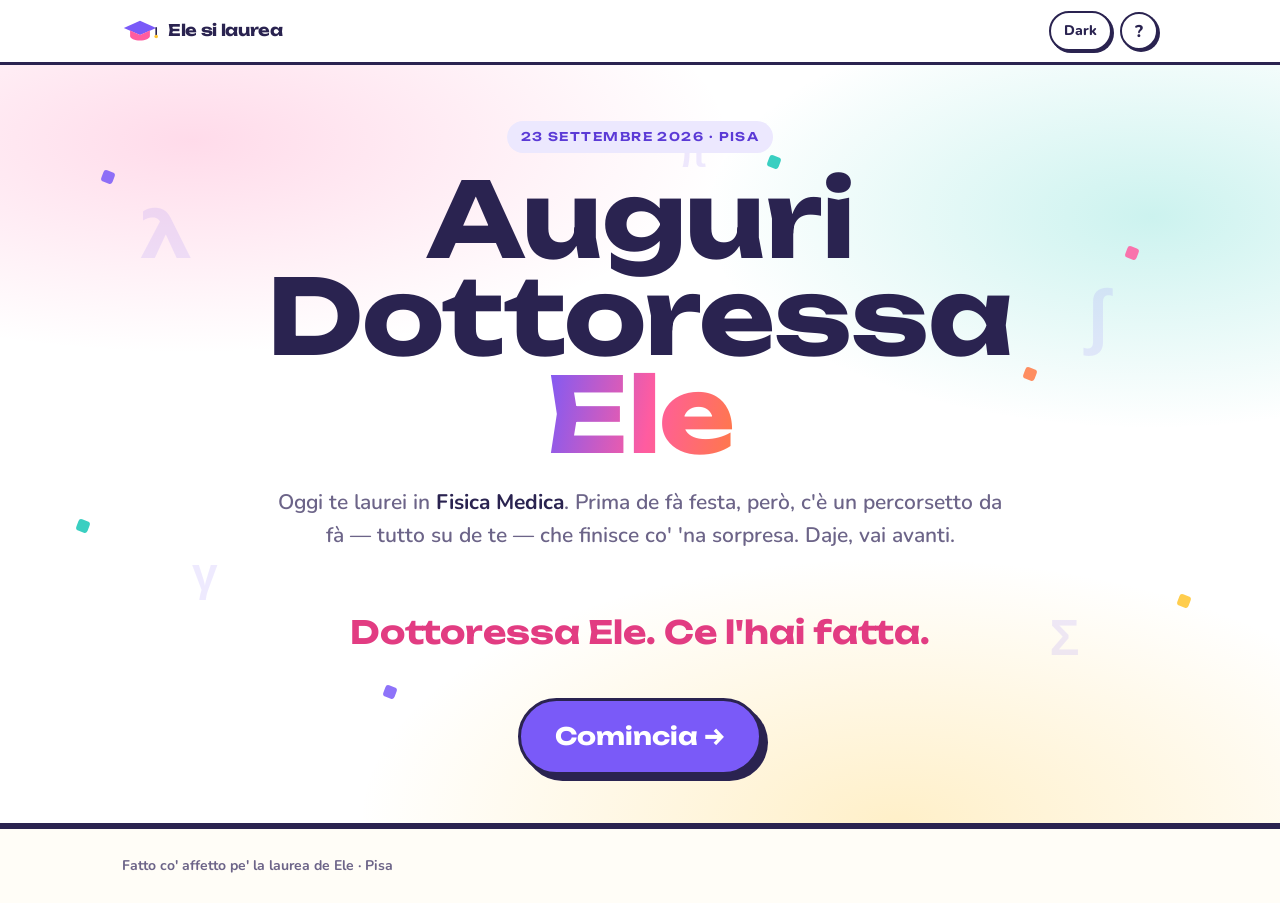
<file: index.html>
<!doctype html>
<html lang="it">
<head>
<meta charset="utf-8">
<meta name="viewport" content="width=device-width, initial-scale=1, viewport-fit=cover">
<title>Auguri Ele</title>
<link rel="preconnect" href="https://fonts.googleapis.com">
<link rel="preconnect" href="https://fonts.gstatic.com" crossorigin>
<link rel="stylesheet" href="https://fonts.googleapis.com/css2?family=Unbounded:wght@400;600;700&family=Nunito:wght@400;600;700;800&display=swap">
<link rel="stylesheet" href="assets/style.css?v=10">
</head>
<body>

<header class="topbar"><div class="topbar-in">
  <a class="logo" href="index.html"><svg class="cap" viewBox="0 0 40 30" aria-hidden="true"><polygon points="20,3 38,11 20,19 2,11" fill="#7A5AF8"/><path d="M9 14v6c0 2.8 5 5 11 5s11-2.2 11-5v-6l-11 4.8L9 14Z" fill="#FF5CA0"/><path d="M38 11v8" stroke="#2A2350" stroke-width="1.8" fill="none" stroke-linecap="round"/><circle cx="38" cy="20.5" r="2" fill="#FFC42E"/></svg><b>Ele si laurea</b></a>
</div></header>

<header class="hero">
  <div class="confetti" aria-hidden="true">
    <i style="top:14%;left:8%;background:#7A5AF8"></i>
    <i style="top:24%;left:88%;background:#FF5CA0"></i>
    <i style="top:60%;left:6%;background:#18C7B6"></i>
    <i style="top:70%;left:92%;background:#FFC42E"></i>
    <i style="top:40%;left:80%;background:#FF7A45"></i>
    <i style="top:82%;left:30%;background:#7A5AF8"></i>
    <i style="top:12%;left:60%;background:#18C7B6"></i>
  </div>
  <div class="sci" aria-hidden="true">
    <span style="top:18%;left:11%;font-size:64px">λ</span>
    <span style="top:64%;left:15%;font-size:46px">γ</span>
    <span style="top:28%;left:85%;font-size:72px">∫</span>
    <span style="top:72%;left:82%;font-size:50px">Σ</span>
    <span style="top:9%;left:53%;font-size:38px">π</span>
  </div>
  <div class="wrap hero-in">
    <span class="eyebrow"><span data-site="labelData">23 settembre 2026</span> · <span data-site="citta">Pisa</span></span>
    <h1>Auguri<br>Dottoressa <span class="name" data-site="nome">Ele</span></h1>
    <p class="sub">Oggi te laurei in <b>Fisica Medica</b>. Prima de fà festa, però,
      c'è un percorsetto da fà — tutto su de te — che finisce co' 'na sorpresa. Daje, vai avanti.</p>
    <div class="countdown" id="countdown" aria-live="polite" data-photo="assets/icons/degree-phd.png"></div>
    <div class="next-wrap" style="margin-top:30px"><a class="next" href="lei.html">Comincia →</a></div>
  </div>
</header>

<div class="lightbox" id="lightbox" role="dialog" aria-label="Foto ingrandita">
  <button class="close" type="button" aria-label="Chiudi">×</button>
  <img alt="">
</div>

<footer><div class="wrap foot-in">
  <div>Fatto co' affetto pe' la laurea de <span data-site="nome">Ele</span> · <span data-site="citta">Pisa</span></div>
</div></footer>

<script src="assets/app.js?v=10"></script>
</body>
</html>
</file>
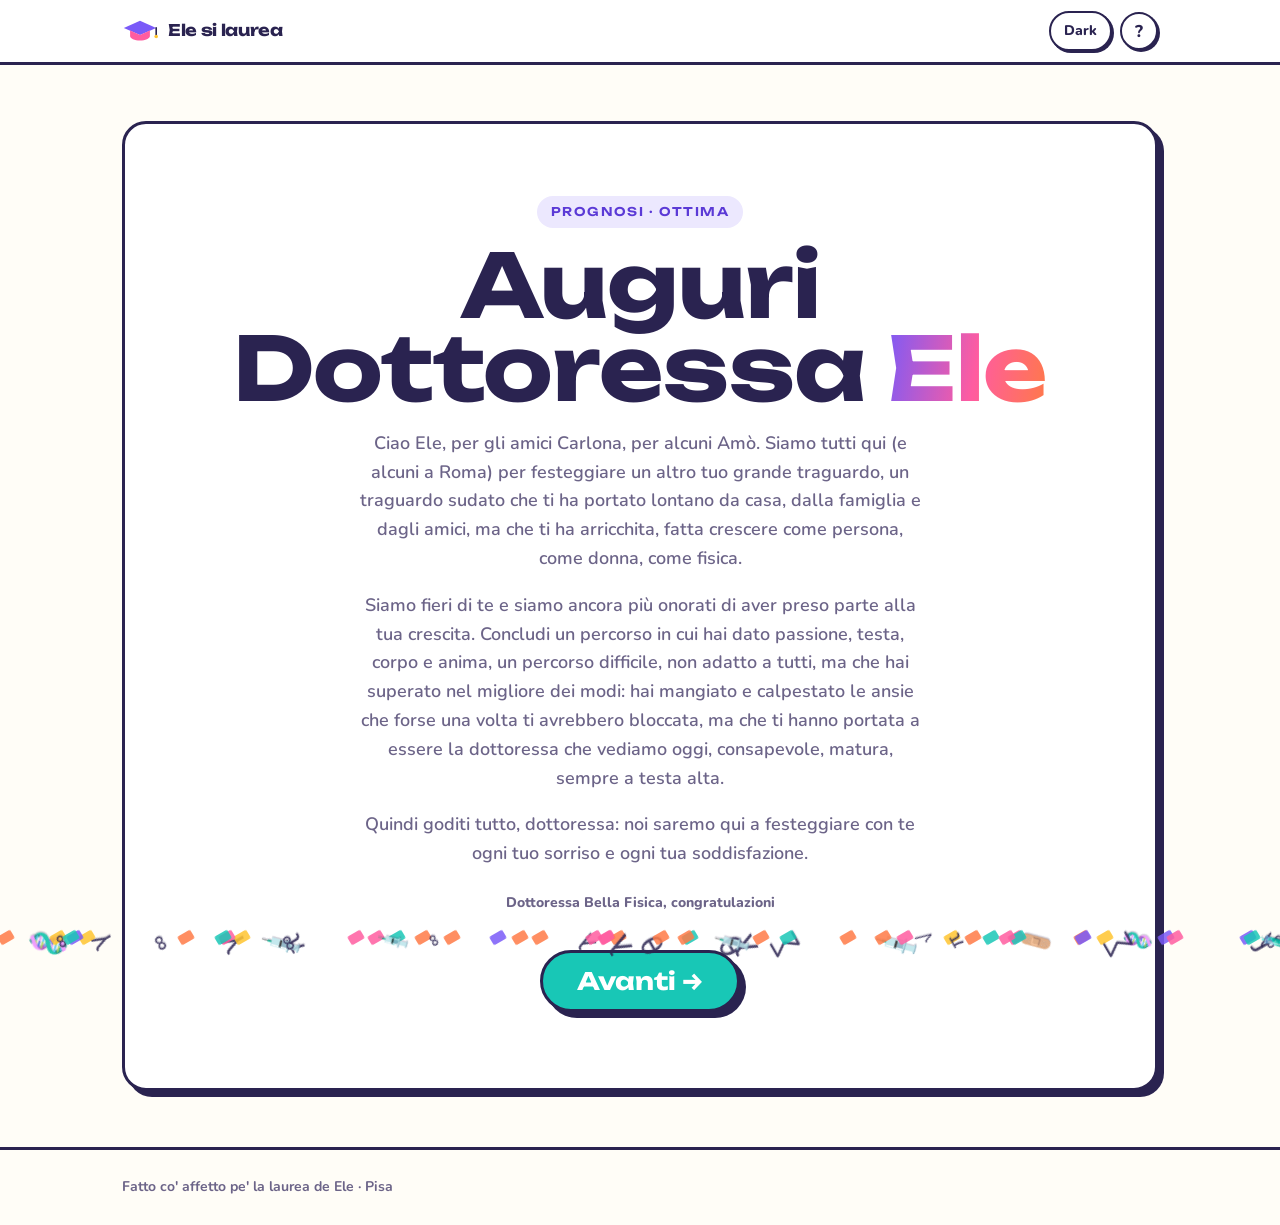
<file: auguri.html>
<!doctype html>
<html lang="it">
<head>
<meta charset="utf-8">
<meta name="viewport" content="width=device-width, initial-scale=1, viewport-fit=cover">
<title>Il biglietto</title>
<link rel="preconnect" href="https://fonts.googleapis.com">
<link rel="preconnect" href="https://fonts.gstatic.com" crossorigin>
<link rel="stylesheet" href="https://fonts.googleapis.com/css2?family=Unbounded:wght@400;600;700&family=Nunito:wght@400;600;700;800&display=swap">
<link rel="stylesheet" href="assets/style.css?v=10">
</head>
<body>

<header class="topbar"><div class="topbar-in">
  <a class="logo" href="index.html"><svg class="cap" viewBox="0 0 40 30" aria-hidden="true"><polygon points="20,3 38,11 20,19 2,11" fill="#7A5AF8"/><path d="M9 14v6c0 2.8 5 5 11 5s11-2.2 11-5v-6l-11 4.8L9 14Z" fill="#FF5CA0"/><path d="M38 11v8" stroke="#2A2350" stroke-width="1.8" fill="none" stroke-linecap="round"/><circle cx="38" cy="20.5" r="2" fill="#FFC42E"/></svg><b>Ele si laurea</b></a>
</div></header>

<main>
<section><div class="wrap">
  <div class="finale biglietto">
    <span class="eyebrow">Prognosi · ottima</span>
    <h1 class="big" style="margin-top:16px">Auguri<br>Dottoressa <span class="name" data-site="nome">Ele</span></h1>
    <p>Ciao Ele, per gli amici Carlona, per alcuni Amò. Siamo tutti qui (e alcuni a Roma) per festeggiare un altro tuo grande traguardo, un traguardo sudato che ti ha portato lontano da casa, dalla famiglia e dagli amici, ma che ti ha arricchita, fatta crescere come persona, come donna, come fisica.</p>
    <p>Siamo fieri di te e siamo ancora più onorati di aver preso parte alla tua crescita. Concludi un percorso in cui hai dato passione, testa, corpo e anima, un percorso difficile, non adatto a tutti, ma che hai superato nel migliore dei modi: hai mangiato e calpestato le ansie che forse una volta ti avrebbero bloccata, ma che ti hanno portata a essere la dottoressa che vediamo oggi, consapevole, matura, sempre a testa alta.</p>
    <p>Quindi goditi tutto, dottoressa: noi saremo qui a festeggiare con te ogni tuo sorriso e ogni tua soddisfazione.</p>
    <div class="sig">Dottoressa <span class="name-photo" data-photo="assets/foto/bella-fisica.webp">Bella Fisica</span>, congratulazioni</div>
    <div class="next-wrap" style="margin-top:26px"><button class="next teal" id="endBtn" type="button">Avanti →</button></div>
    <p class="end-line" id="endLine" style="display:none">Mo famo anche basta co 'sta pagliacciata, annamo a beve!</p>
  </div>
</div></section>
</main>

<div class="lightbox" id="lightbox" role="dialog" aria-label="Foto ingrandita">
  <button class="close" type="button" aria-label="Chiudi">×</button>
  <img alt="">
</div>

<footer><div class="wrap foot-in">
  <div>Fatto co' affetto pe' la laurea de <span data-site="nome">Ele</span> · <span data-site="citta">Pisa</span></div>
</div></footer>

<script src="assets/app.js?v=10"></script>
</body>
</html>
</file>
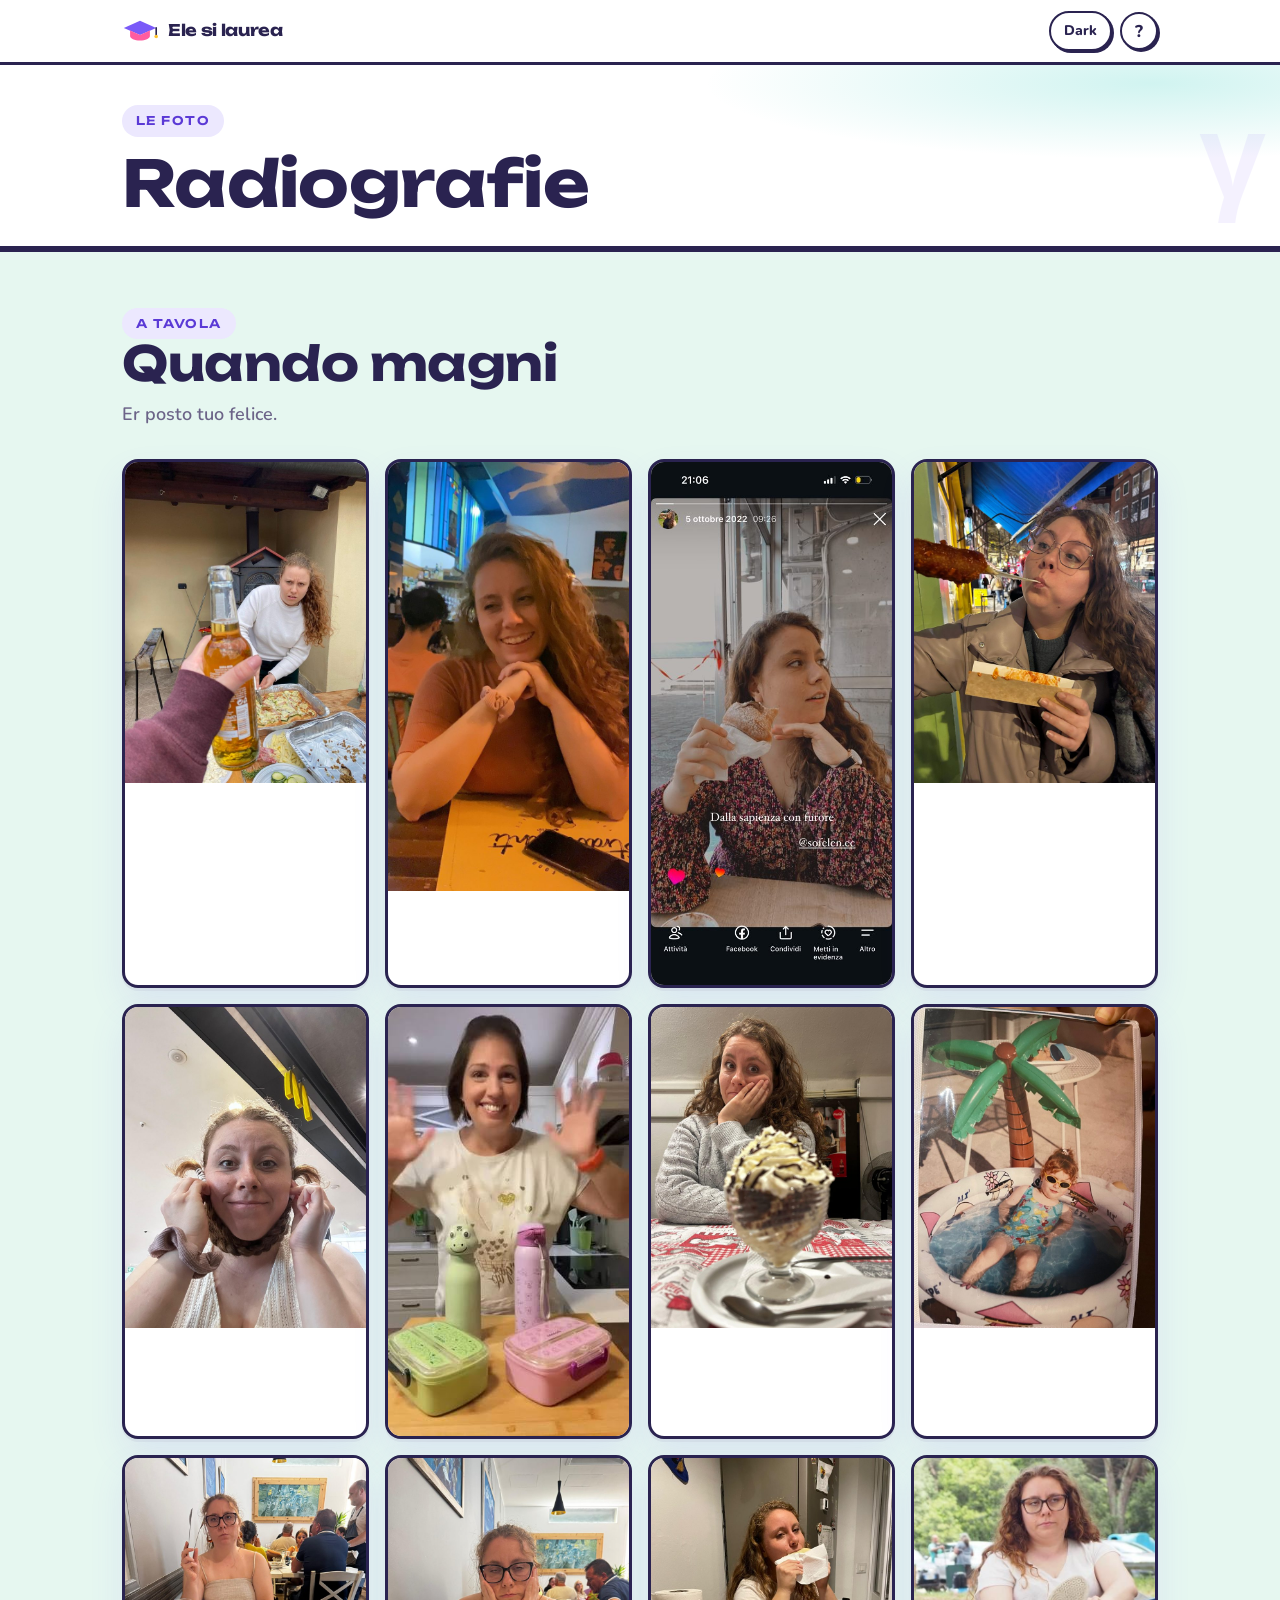
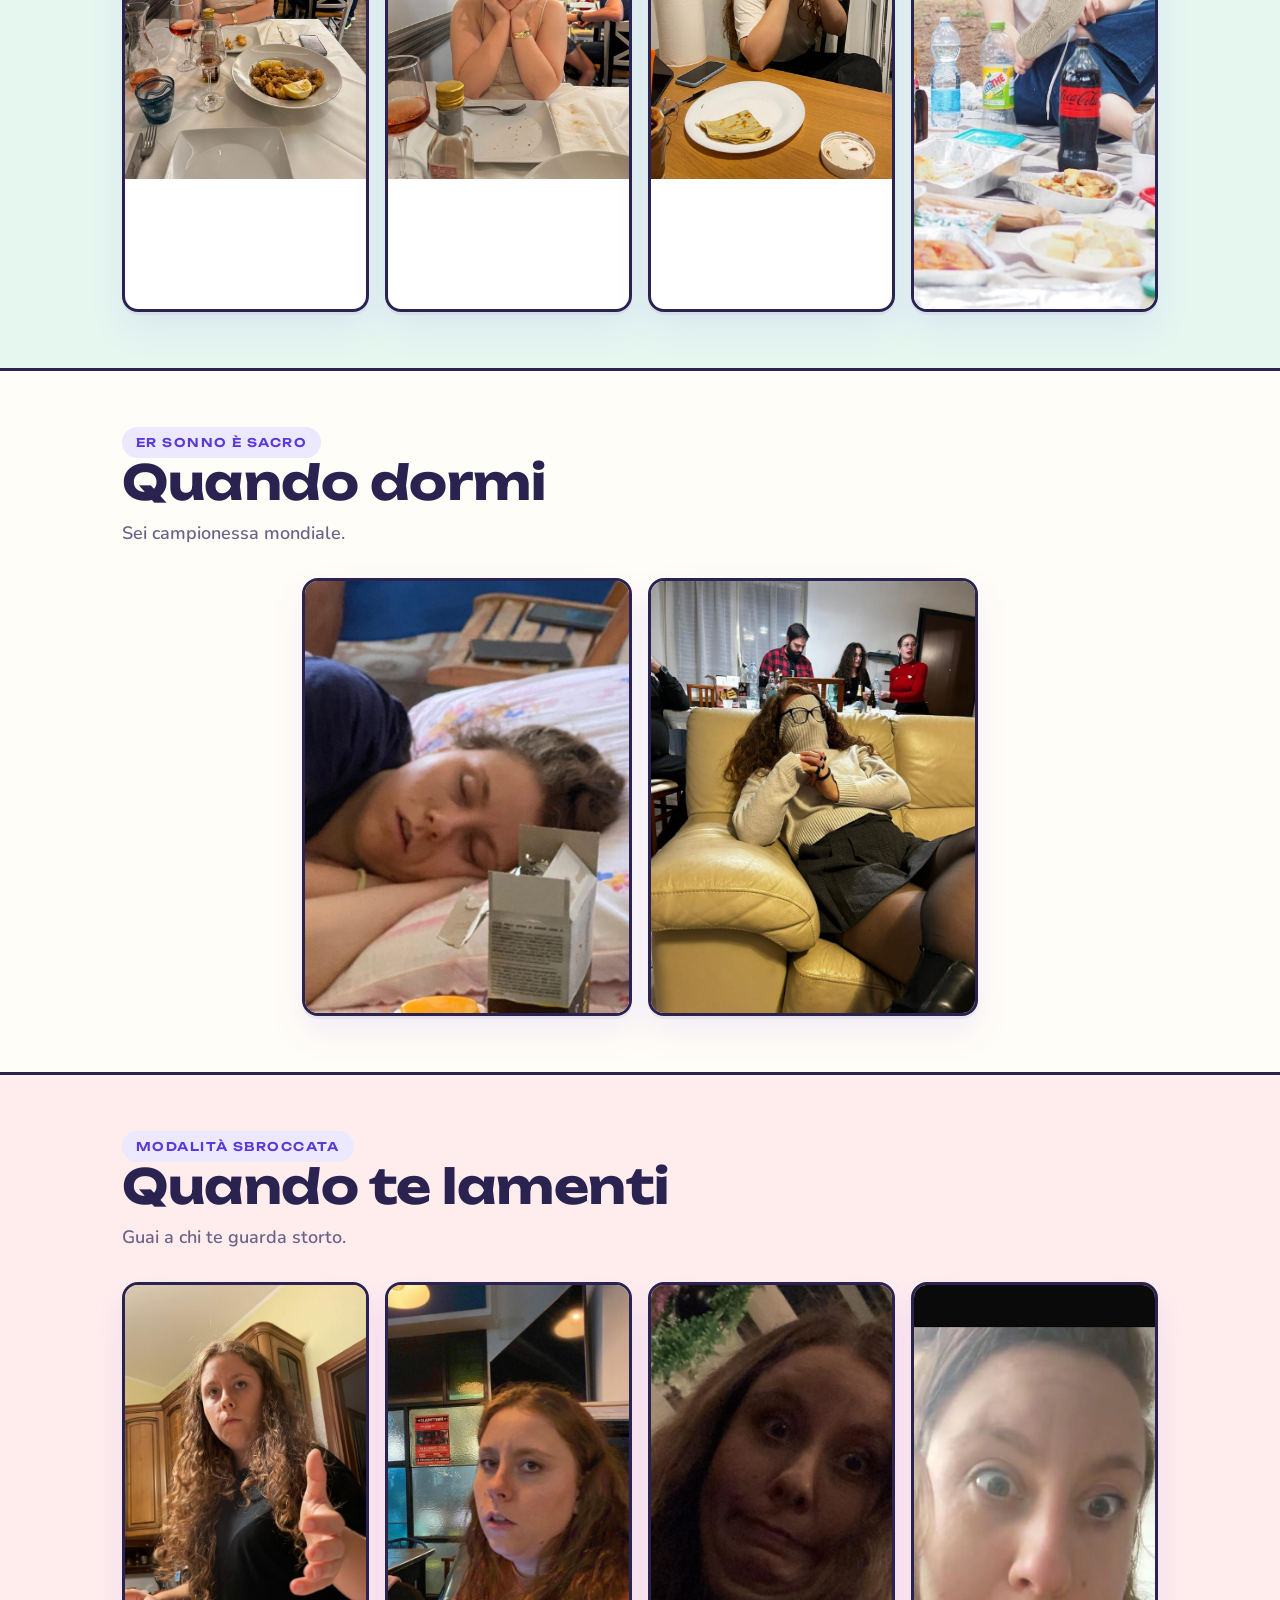
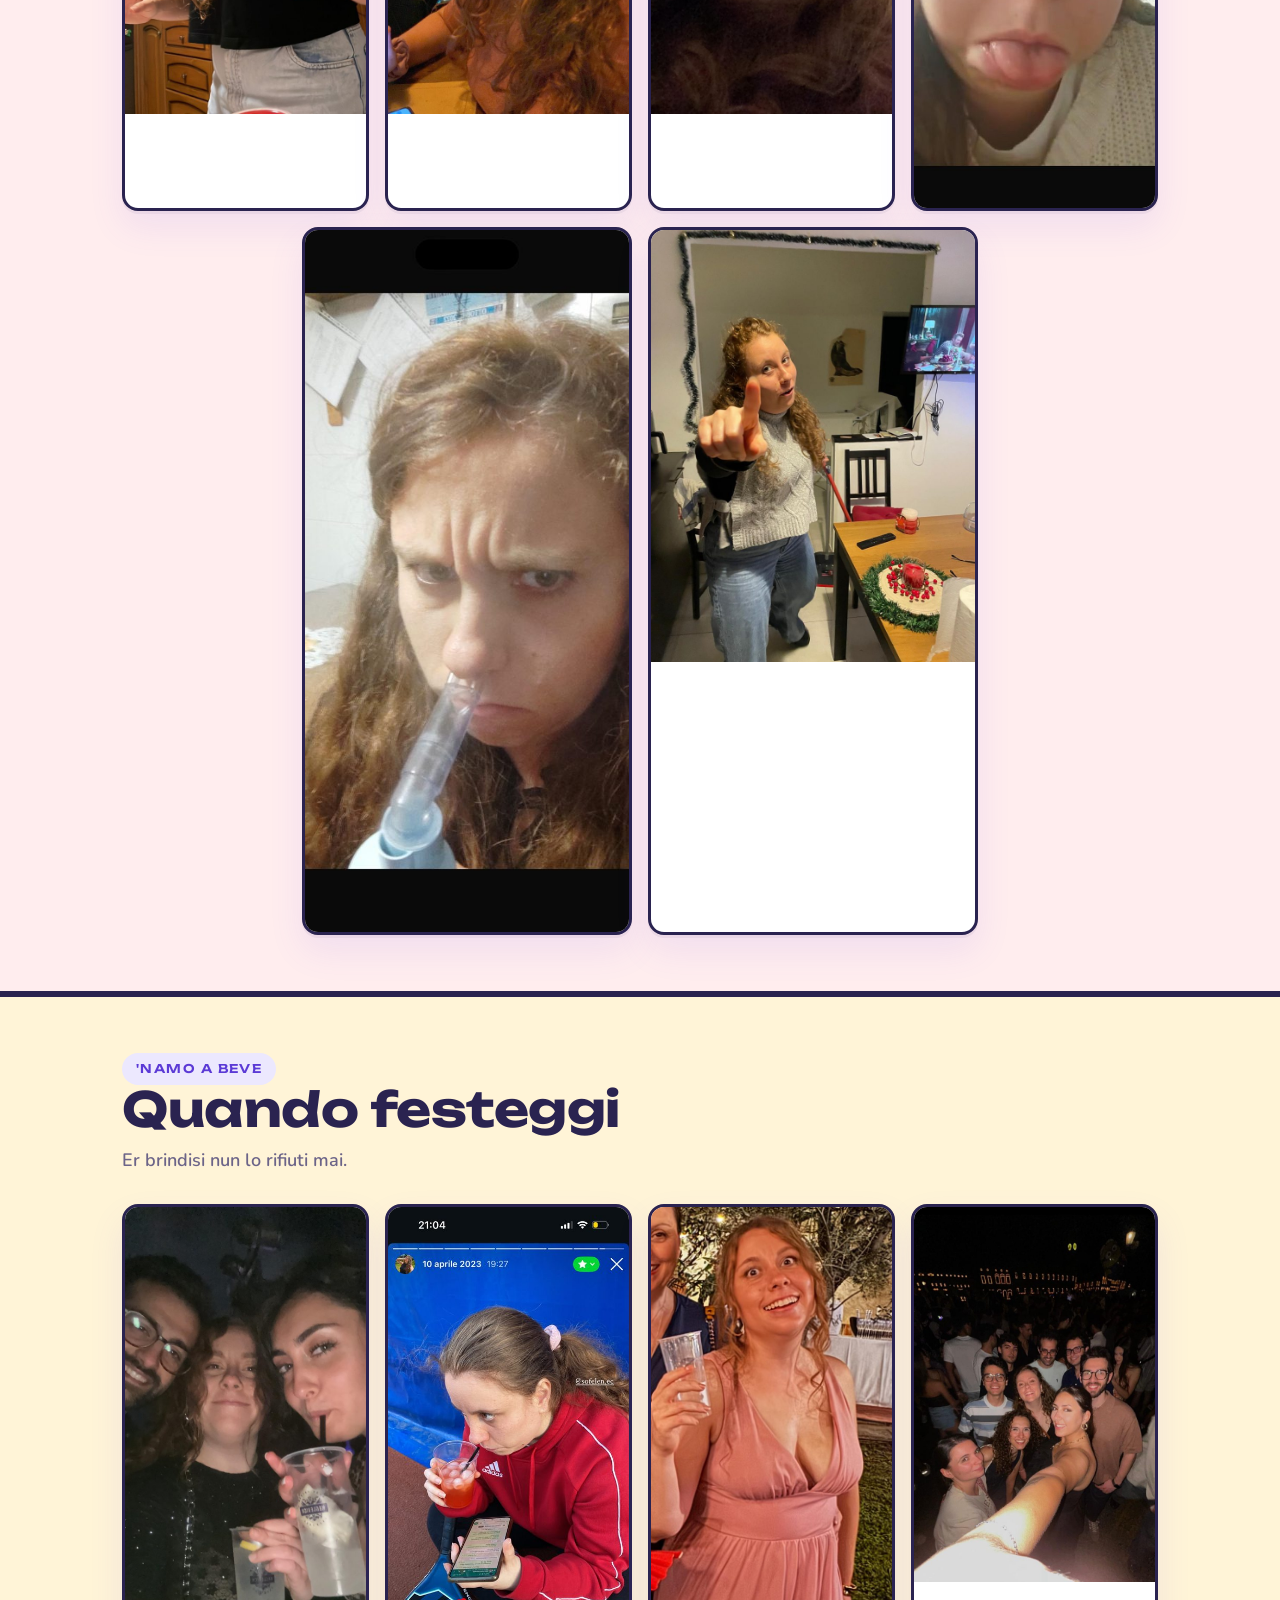
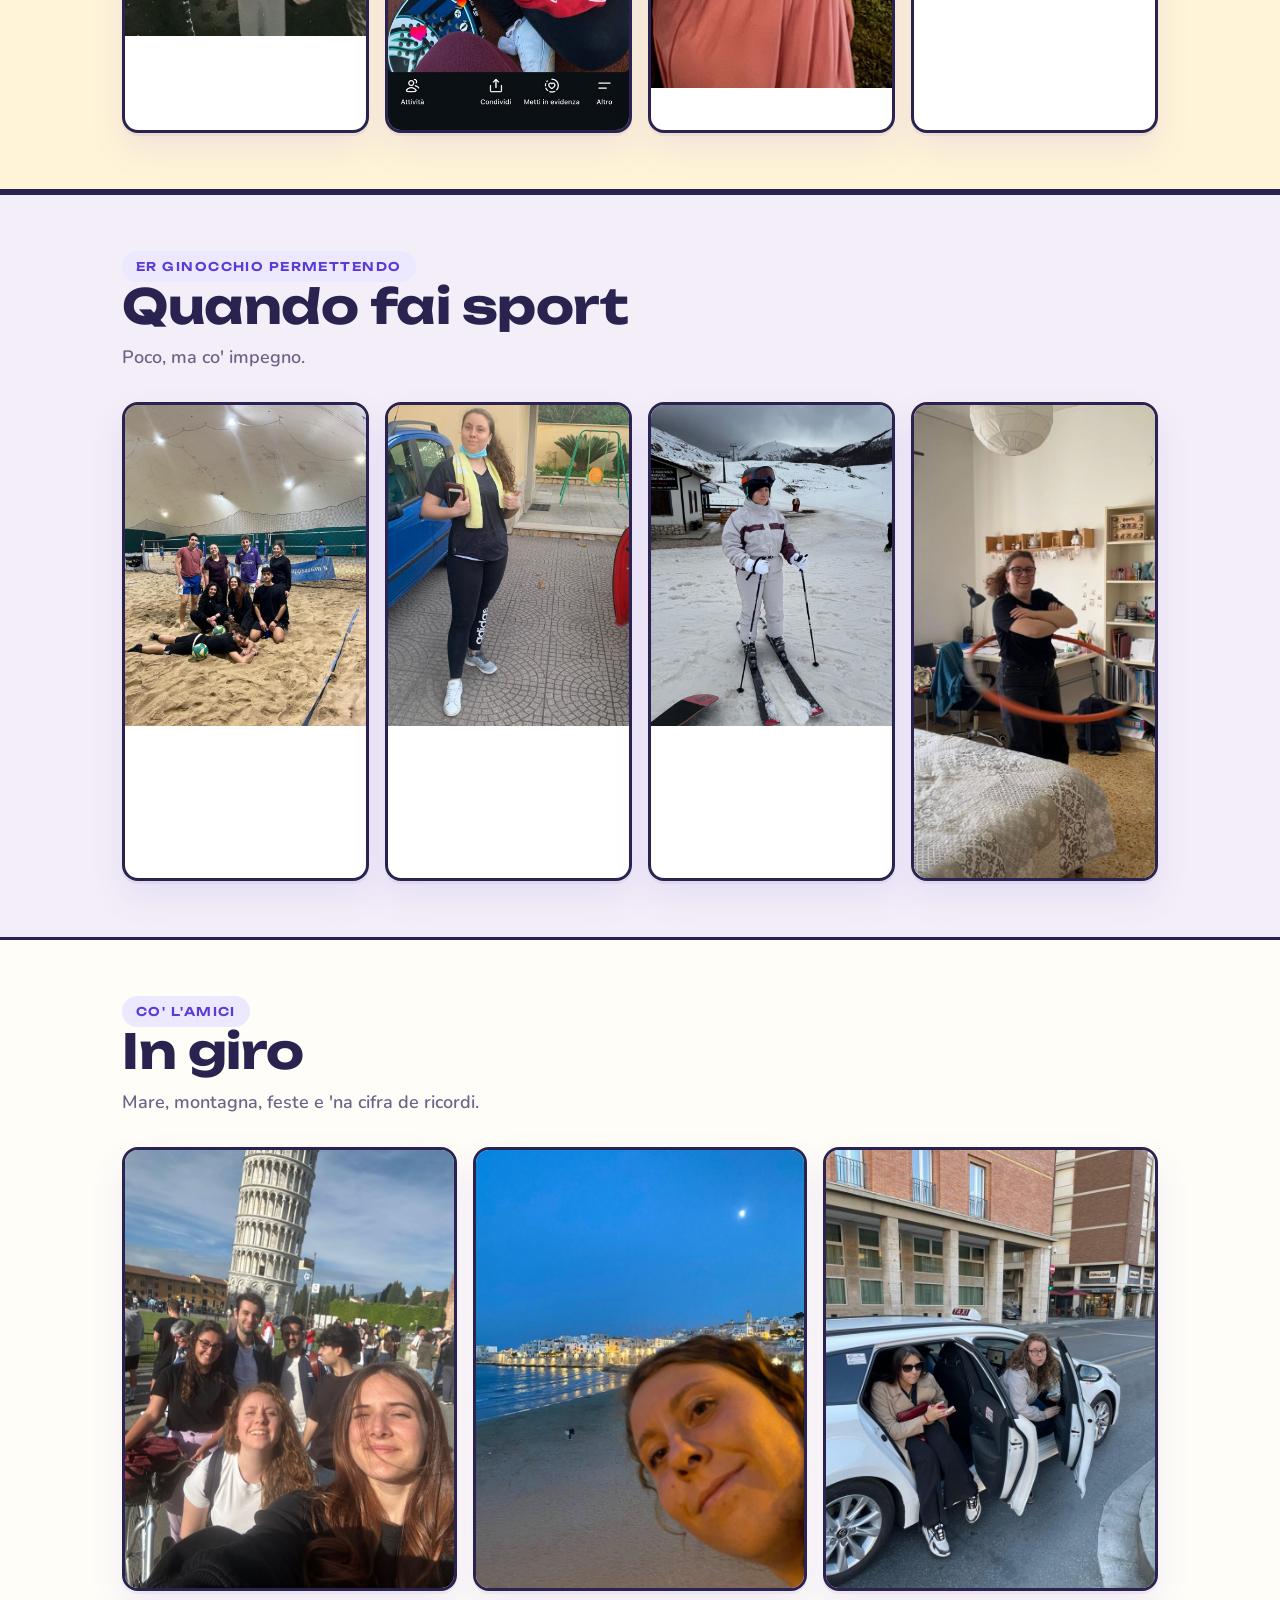
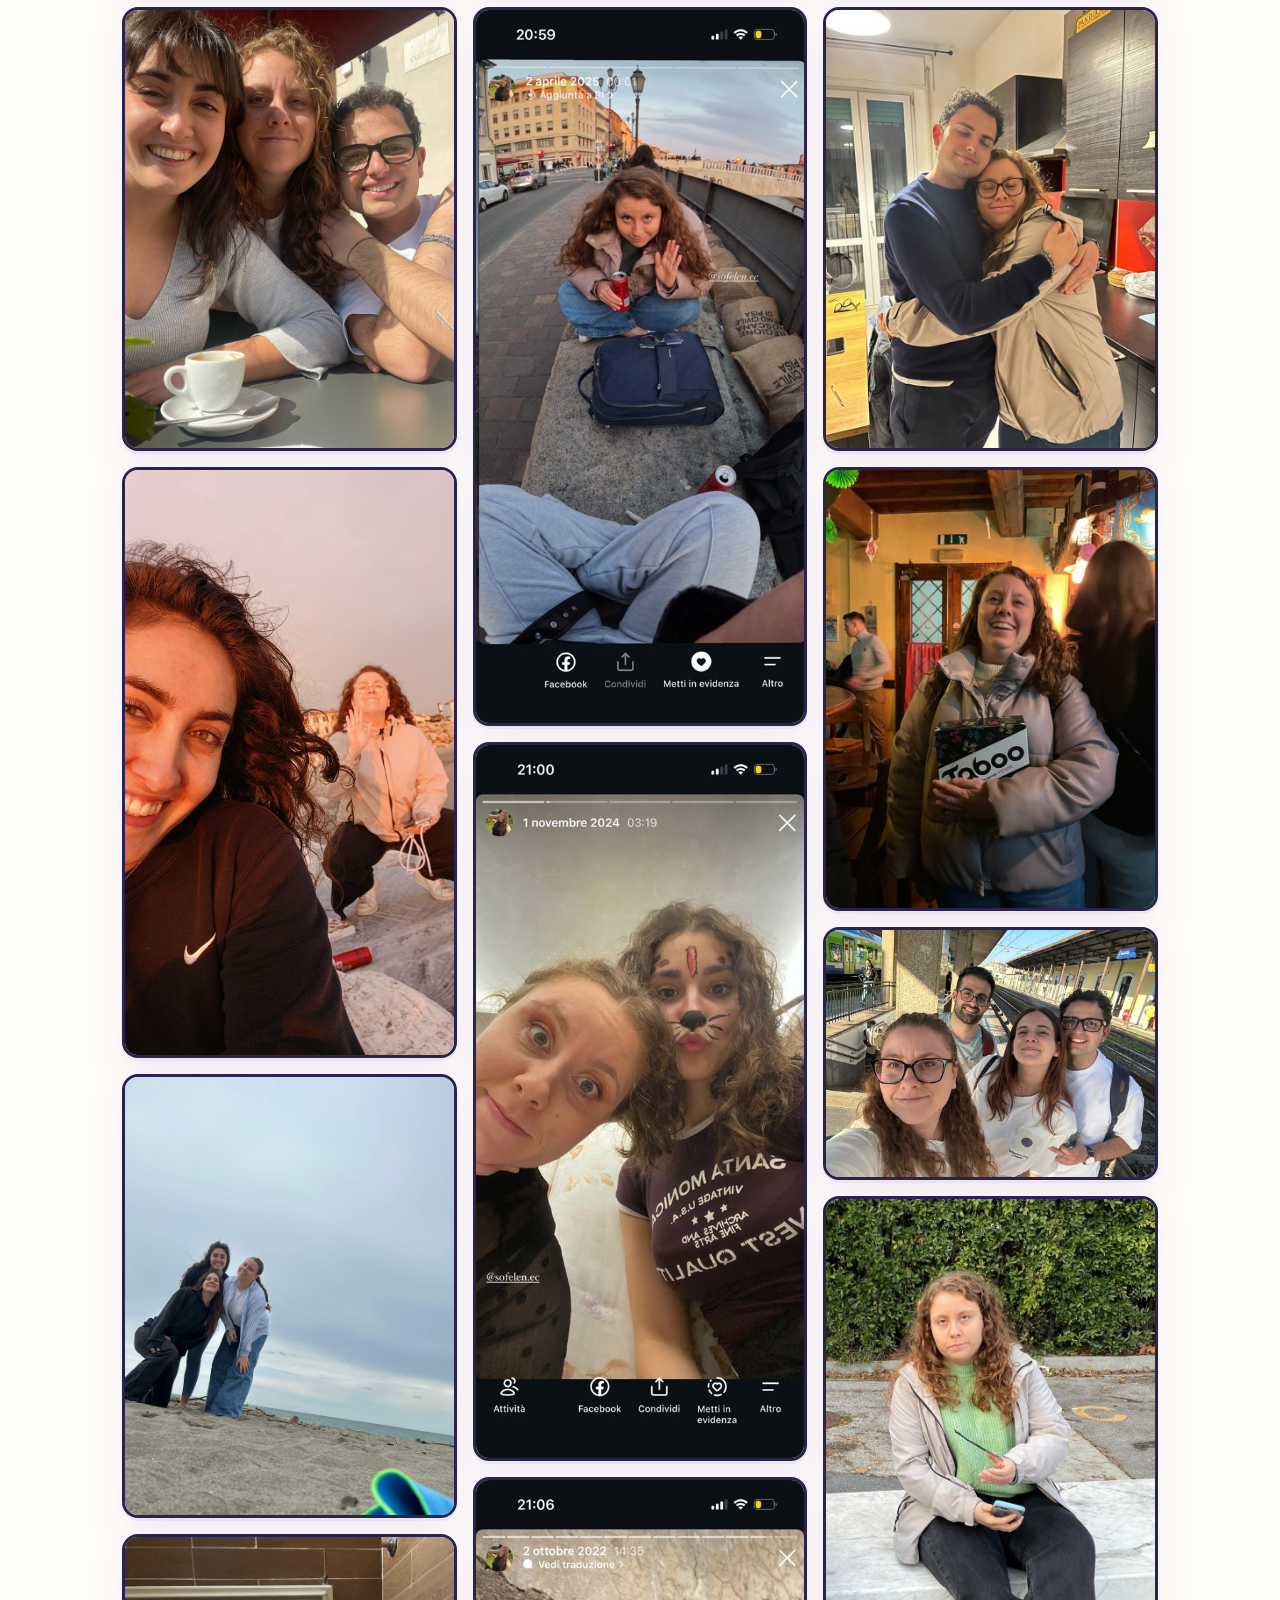
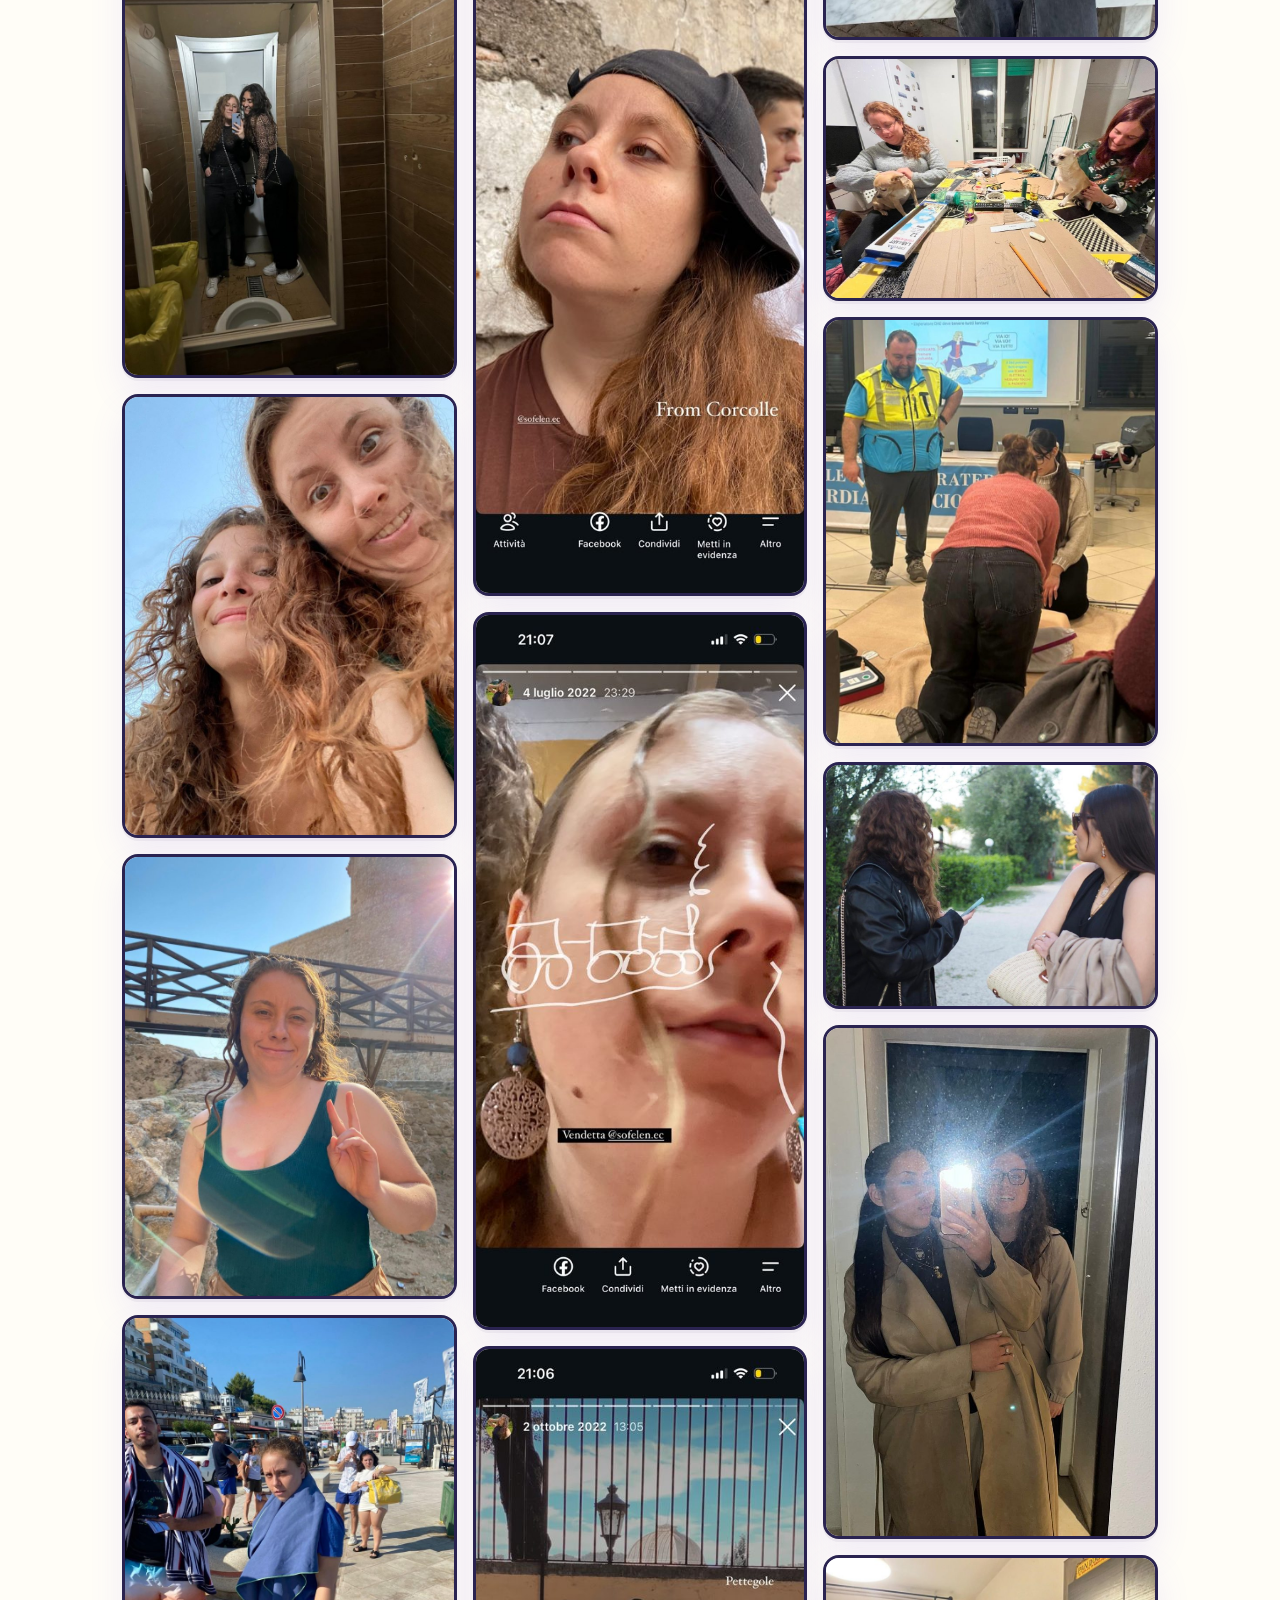
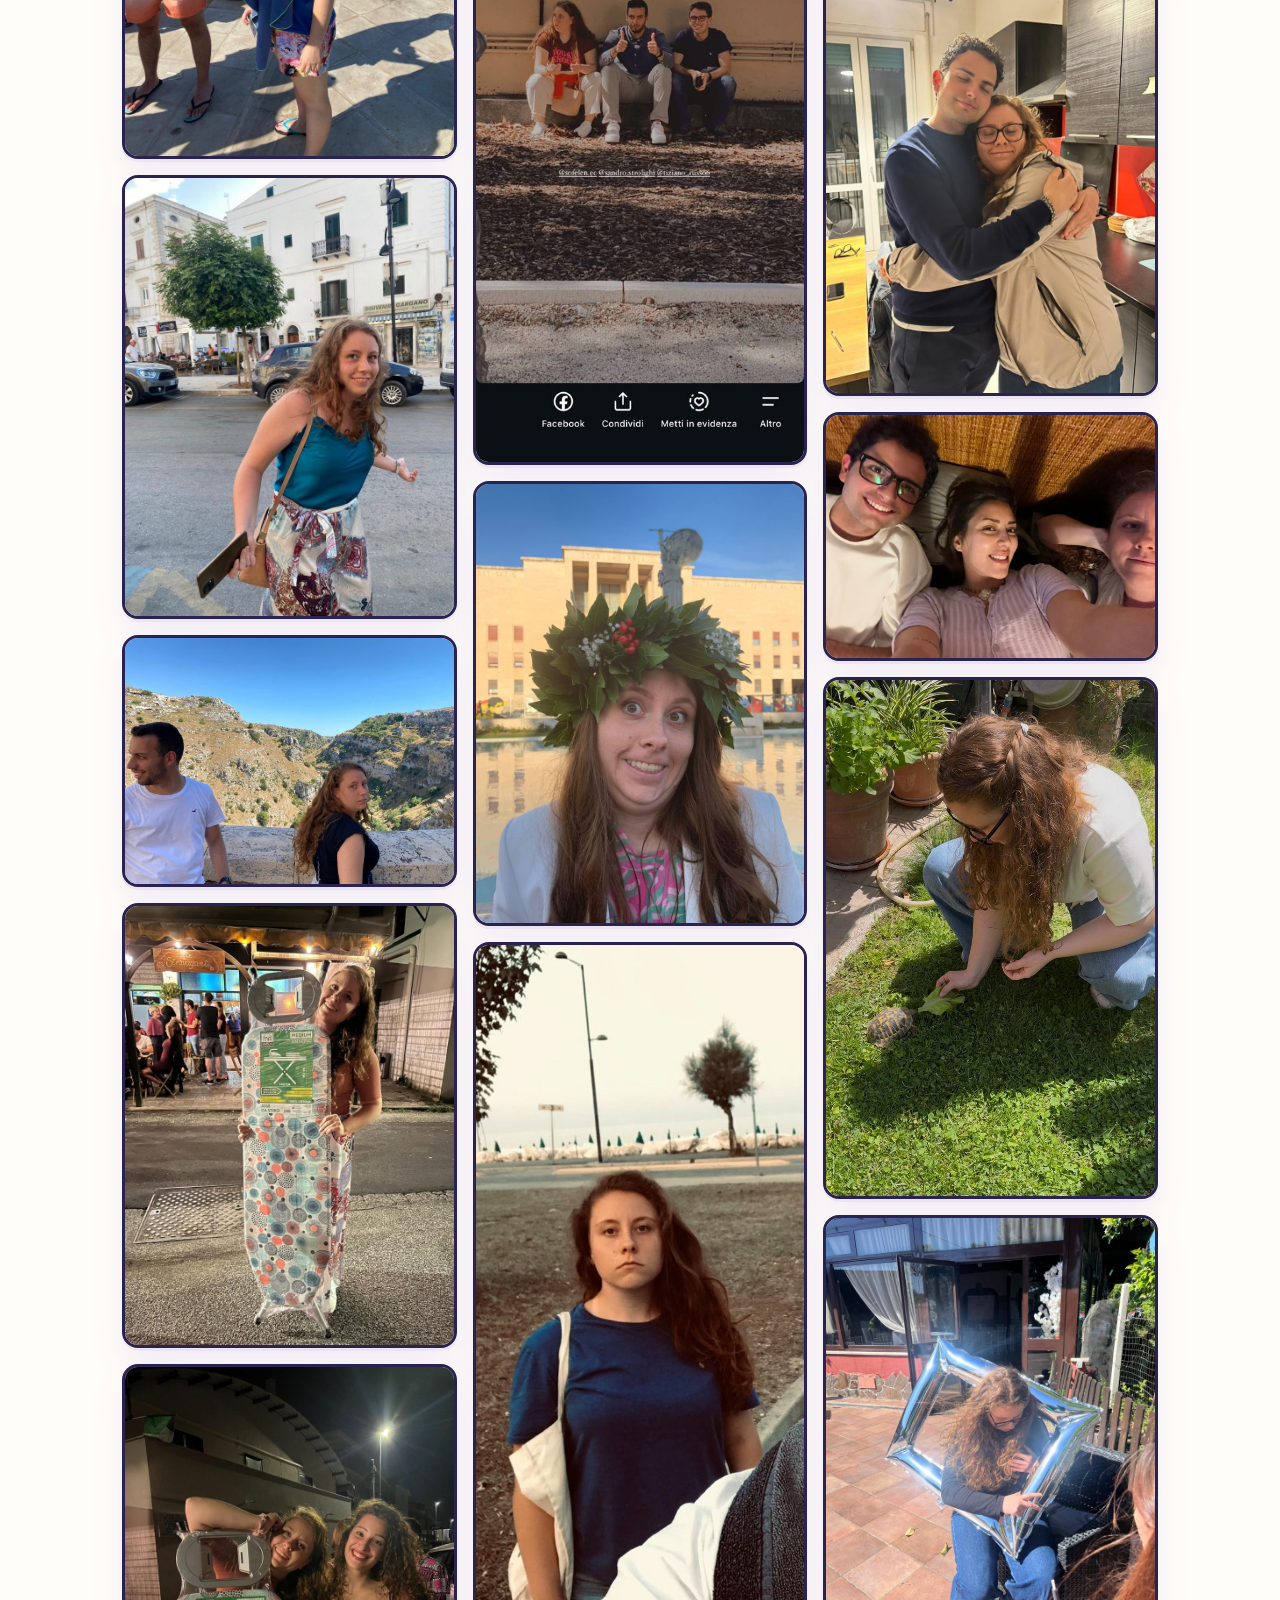
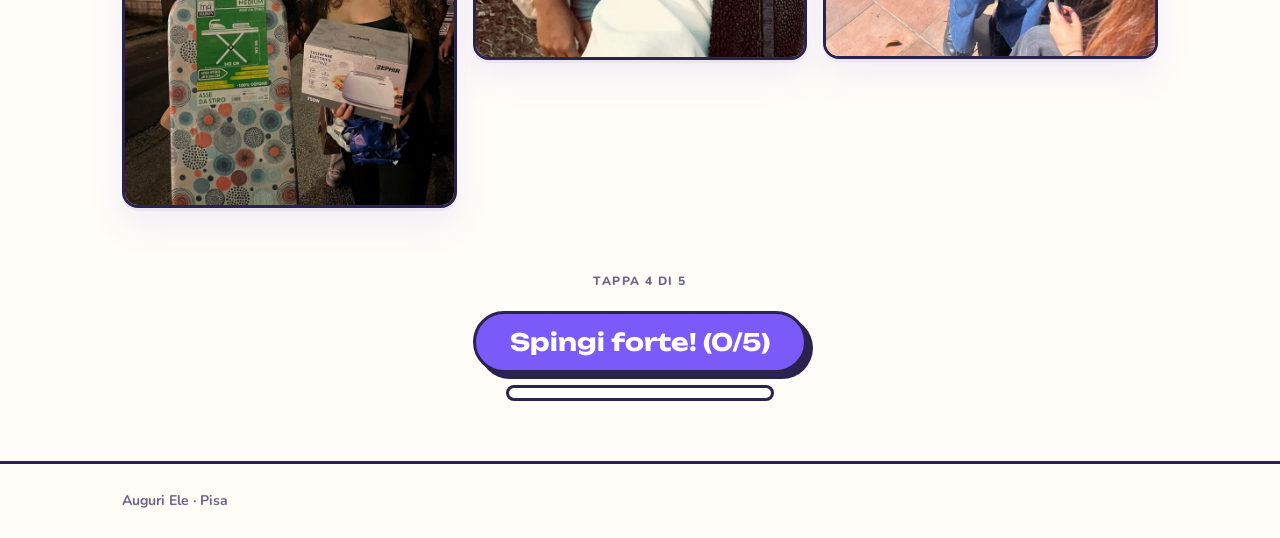
<file: foto.html>
<!doctype html>
<html lang="it">
<head>
<meta charset="utf-8">
<meta name="viewport" content="width=device-width, initial-scale=1, viewport-fit=cover">
<title>Le foto</title>
<link rel="preconnect" href="https://fonts.googleapis.com">
<link rel="preconnect" href="https://fonts.gstatic.com" crossorigin>
<link rel="stylesheet" href="https://fonts.googleapis.com/css2?family=Unbounded:wght@400;600;700&family=Nunito:wght@400;600;700;800&display=swap">
<link rel="stylesheet" href="assets/style.css?v=10">
</head>
<body>

<header class="topbar"><div class="topbar-in">
  <a class="logo" href="index.html"><svg class="cap" viewBox="0 0 40 30" aria-hidden="true"><polygon points="20,3 38,11 20,19 2,11" fill="#7A5AF8"/><path d="M9 14v6c0 2.8 5 5 11 5s11-2.2 11-5v-6l-11 4.8L9 14Z" fill="#FF5CA0"/><path d="M38 11v8" stroke="#2A2350" stroke-width="1.8" fill="none" stroke-linecap="round"/><circle cx="38" cy="20.5" r="2" fill="#FFC42E"/></svg><b>Ele si laurea</b></a>
</div></header>

<header class="page-hero"><div class="wrap page-hero-in">
  <span class="eyebrow">Le foto</span>
  <h1>Radiografie</h1>
</div></header>

<main>

<section class="tint-teal"><div class="wrap">
  <span class="eyebrow">A tavola</span>
  <h2 class="head">Quando magni</h2>
  <p class="lead">Er posto tuo felice.</p>
  <div class="grid">
    <div class="shot"><img src="assets/foto/foto-11.jpg" alt="Foto" loading="lazy"></div>
    <div class="shot"><img src="assets/foto/foto-17.jpg" alt="Foto" loading="lazy"></div>
    <div class="shot"><img src="assets/foto/foto-26.jpg" alt="Foto" loading="lazy"></div>
    <div class="shot"><img src="assets/foto/foto-33.jpg" alt="Foto" loading="lazy"></div>
    <div class="shot"><img src="assets/foto/foto-34.jpg" alt="Foto" loading="lazy"></div>
    <div class="shot"><img src="assets/foto/foto-62.jpg" alt="Foto" loading="lazy"></div>
    <div class="shot"><img src="assets/foto/foto-35.jpg" alt="Foto" loading="lazy"></div>
    <div class="shot"><img src="assets/foto/foto-36.jpg" alt="Foto" loading="lazy"></div>
    <div class="shot"><img src="assets/foto/foto-37.jpg" alt="Foto" loading="lazy"></div>
    <div class="shot"><img src="assets/foto/foto-38.jpg" alt="Foto" loading="lazy"></div>
    <div class="shot"><img src="assets/foto/foto-44.jpg" alt="Foto" loading="lazy"></div>
    <div class="shot"><img src="assets/foto/foto-49.jpg" alt="Foto" loading="lazy"></div>
  </div>
</div></section>

<section><div class="wrap">
  <span class="eyebrow">Er sonno è sacro</span>
  <h2 class="head">Quando dormi</h2>
  <p class="lead">Sei campionessa mondiale.</p>
  <div class="grid">
    <div class="shot"><img src="assets/foto/foto-02.jpg" alt="Foto" loading="lazy"></div>
    <div class="shot"><img src="assets/foto/foto-09.jpg" alt="Foto" loading="lazy"></div>
  </div>
</div></section>

<section class="tint-pink"><div class="wrap">
  <span class="eyebrow">Modalità sbroccata</span>
  <h2 class="head">Quando te lamenti</h2>
  <p class="lead">Guai a chi te guarda storto.</p>
  <div class="grid">
    <div class="shot"><img src="assets/foto/foto-15.jpg" alt="Foto" loading="lazy"></div>
    <div class="shot"><img src="assets/foto/foto-20.jpg" alt="Foto" loading="lazy"></div>
    <div class="shot"><img src="assets/foto/foto-29.jpg" alt="Foto" loading="lazy"></div>
    <div class="shot"><img src="assets/foto/foto-42.jpg" alt="Foto" loading="lazy"></div>
    <div class="shot"><img src="assets/foto/foto-43.jpg" alt="Foto" loading="lazy"></div>
    <div class="shot"><img src="assets/foto/foto-45.jpg" alt="Foto" loading="lazy"></div>
  </div>
</div></section>

<section class="tint-yellow"><div class="wrap">
  <span class="eyebrow">'Namo a beve</span>
  <h2 class="head">Quando festeggi</h2>
  <p class="lead">Er brindisi nun lo rifiuti mai.</p>
  <div class="grid">
    <div class="shot"><img src="assets/foto/foto-05.jpg" alt="Foto" loading="lazy"></div>
    <div class="shot"><img src="assets/foto/foto-23.jpg" alt="Foto" loading="lazy"></div>
    <div class="shot"><img src="assets/foto/foto-39.jpg" alt="Foto" loading="lazy"></div>
    <div class="shot"><img src="assets/foto/foto-60.jpg" alt="Foto" loading="lazy"></div>
  </div>
</div></section>

<section class="tint-violet"><div class="wrap">
  <span class="eyebrow">Er ginocchio permettendo</span>
  <h2 class="head">Quando fai sport</h2>
  <p class="lead">Poco, ma co' impegno.</p>
  <div class="grid">
    <div class="shot"><img src="assets/foto/foto-06.jpg" alt="Foto" loading="lazy"></div>
    <div class="shot"><img src="assets/foto/foto-32.jpg" alt="Foto" loading="lazy"></div>
    <div class="shot"><img src="assets/foto/foto-41.jpg" alt="Foto" loading="lazy"></div>
    <div class="shot"><img src="assets/foto/foto-52.jpg" alt="Foto" loading="lazy"></div>
  </div>
</div></section>

<section><div class="wrap">
  <span class="eyebrow">Co' l'amici</span>
  <h2 class="head">In giro</h2>
  <p class="lead">Mare, montagna, feste e 'na cifra de ricordi.</p>
  <div class="shots">
    <div class="shot"><img src="assets/foto/foto-01.jpg" alt="Foto" loading="lazy"></div>
    <div class="shot"><img src="assets/foto/foto-03.jpg" alt="Foto" loading="lazy"></div>
    <div class="shot"><img src="assets/foto/foto-04.jpg" alt="Foto" loading="lazy"></div>
    <div class="shot"><img src="assets/foto/foto-07.jpg" alt="Foto" loading="lazy"></div>
    <div class="shot"><img src="assets/foto/foto-08.jpg" alt="Foto" loading="lazy"></div>
    <div class="shot"><img src="assets/foto/foto-10.jpg" alt="Foto" loading="lazy"></div>
    <div class="shot"><img src="assets/foto/foto-12.jpg" alt="Foto" loading="lazy"></div>
    <div class="shot"><img src="assets/foto/foto-13.jpg" alt="Foto" loading="lazy"></div>
    <div class="shot"><img src="assets/foto/foto-14.jpg" alt="Foto" loading="lazy"></div>
    <div class="shot"><img src="assets/foto/foto-16.jpg" alt="Foto" loading="lazy"></div>
    <div class="shot"><img src="assets/foto/foto-18.jpg" alt="Foto" loading="lazy"></div>
    <div class="shot"><img src="assets/foto/foto-19.jpg" alt="Foto" loading="lazy"></div>
    <div class="shot"><img src="assets/foto/foto-21.jpg" alt="Foto" loading="lazy"></div>
    <div class="shot"><img src="assets/foto/foto-22.jpg" alt="Foto" loading="lazy"></div>
    <div class="shot"><img src="assets/foto/foto-24.jpg" alt="Foto" loading="lazy"></div>
    <div class="shot"><img src="assets/foto/foto-25.jpg" alt="Foto" loading="lazy"></div>
    <div class="shot"><img src="assets/foto/foto-27.jpg" alt="Foto" loading="lazy"></div>
    <div class="shot"><img src="assets/foto/foto-28.jpg" alt="Foto" loading="lazy"></div>
    <div class="shot"><img src="assets/foto/foto-30.jpg" alt="Foto" loading="lazy"></div>
    <div class="shot"><img src="assets/foto/foto-40.jpg" alt="Foto" loading="lazy"></div>
    <div class="shot"><img src="assets/foto/foto-46.jpg" alt="Foto" loading="lazy"></div>
    <div class="shot"><img src="assets/foto/foto-47.jpg" alt="Foto" loading="lazy"></div>
    <div class="shot"><img src="assets/foto/foto-48.jpg" alt="Foto" loading="lazy"></div>
    <div class="shot"><img src="assets/foto/foto-50.jpg" alt="Foto" loading="lazy"></div>
    <div class="shot"><img src="assets/foto/foto-51.jpg" alt="Foto" loading="lazy"></div>
    <div class="shot"><img src="assets/foto/foto-53.jpg" alt="Foto" loading="lazy"></div>
    <div class="shot"><img src="assets/foto/foto-54.jpg" alt="Foto" loading="lazy"></div>
    <div class="shot"><img src="assets/foto/foto-55.jpg" alt="Foto" loading="lazy"></div>
    <div class="shot"><img src="assets/foto/foto-56.jpg" alt="Foto" loading="lazy"></div>
    <div class="shot"><img src="assets/foto/foto-57.jpg" alt="Foto" loading="lazy"></div>
    <div class="shot"><img src="assets/foto/foto-58.jpg" alt="Foto" loading="lazy"></div>
    <div class="shot"><img src="assets/foto/foto-59.jpg" alt="Foto" loading="lazy"></div>
    <div class="shot"><img src="assets/foto/foto-61.jpg" alt="Foto" loading="lazy"></div>
  </div>
</div></section>

<section style="padding-top:8px"><div class="wrap">
  <div class="step-hint">Tappa 4 di 5</div>
  <div class="next-wrap"><div class="adv" data-adv="mash" data-href="video.html" data-need="5" data-label="Avanti →"><a class="next adv-fallback" href="video.html">Avanti →</a></div></div>
</div></section>
</main>

<div class="lightbox" id="lightbox" role="dialog" aria-label="Foto ingrandita">
  <button class="close" type="button" aria-label="Chiudi">×</button>
  <img alt="">
</div>

<footer><div class="wrap foot-in">
  <div>Auguri Ele · <span data-site="citta">Pisa</span></div>
</div></footer>

<script src="assets/app.js?v=10"></script>
</body>
</html>
</file>
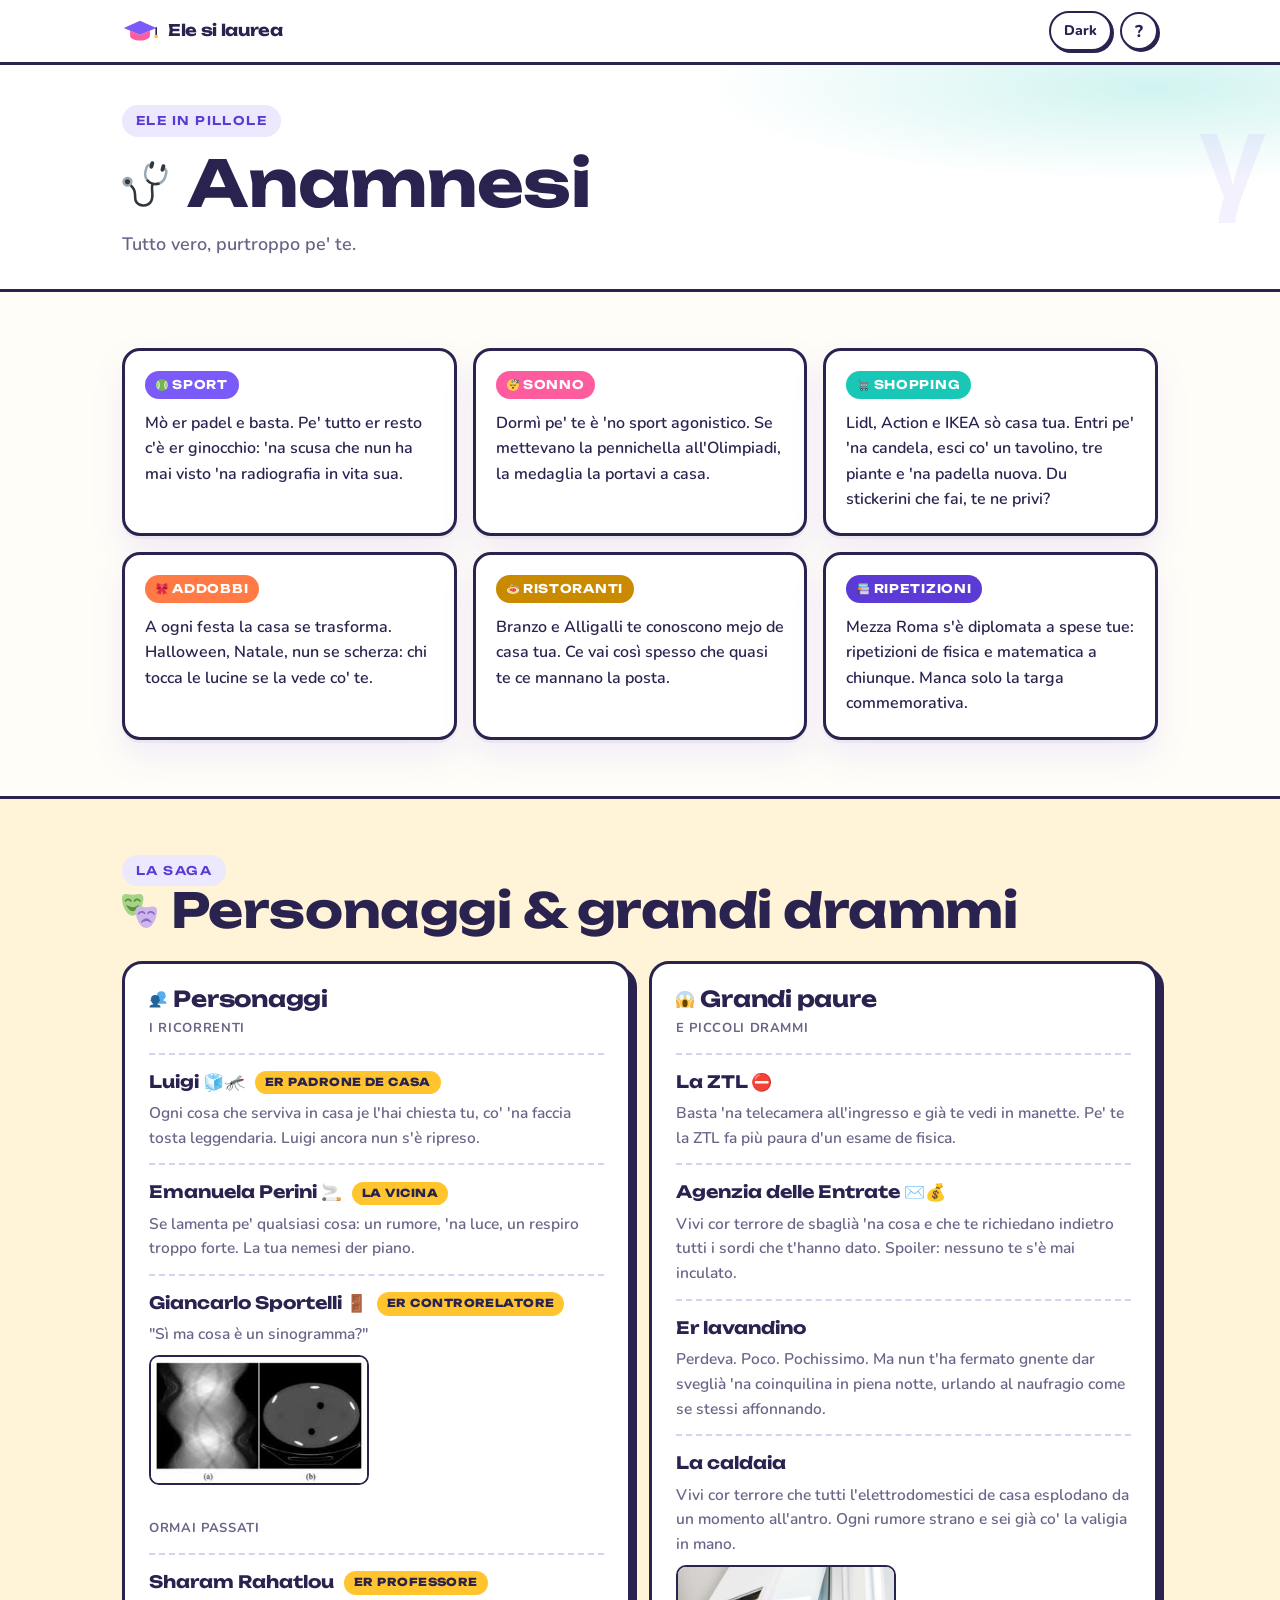
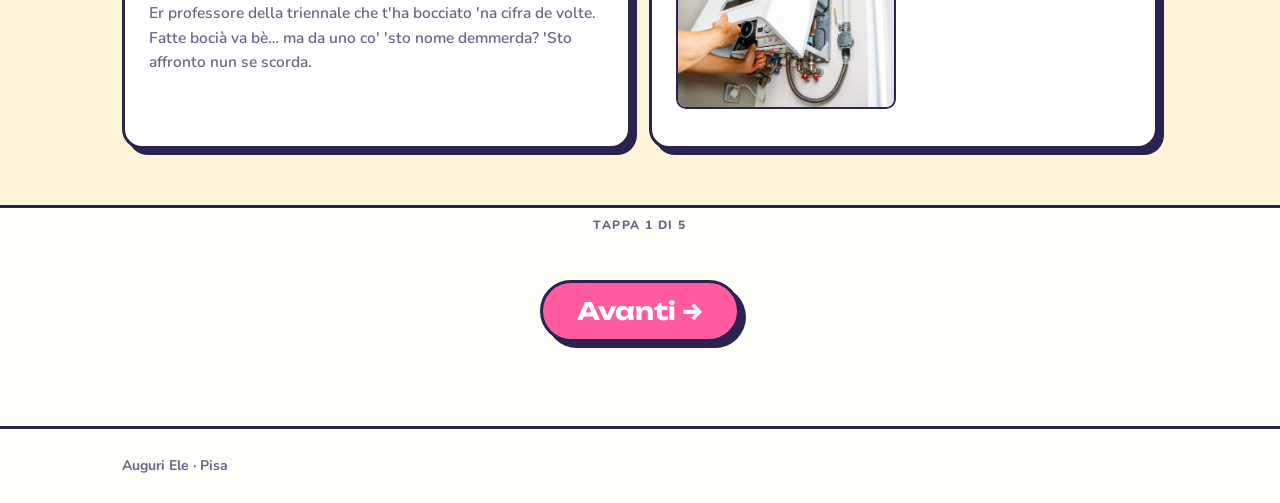
<file: lei.html>
<!doctype html>
<html lang="it">
<head>
<meta charset="utf-8">
<meta name="viewport" content="width=device-width, initial-scale=1, viewport-fit=cover">
<title>Ele in pillole</title>
<link rel="preconnect" href="https://fonts.googleapis.com">
<link rel="preconnect" href="https://fonts.gstatic.com" crossorigin>
<link rel="stylesheet" href="https://fonts.googleapis.com/css2?family=Unbounded:wght@400;600;700&family=Nunito:wght@400;600;700;800&display=swap">
<link rel="stylesheet" href="assets/style.css?v=10">
</head>
<body>

<header class="topbar"><div class="topbar-in">
  <a class="logo" href="index.html"><svg class="cap" viewBox="0 0 40 30" aria-hidden="true"><polygon points="20,3 38,11 20,19 2,11" fill="#7A5AF8"/><path d="M9 14v6c0 2.8 5 5 11 5s11-2.2 11-5v-6l-11 4.8L9 14Z" fill="#FF5CA0"/><path d="M38 11v8" stroke="#2A2350" stroke-width="1.8" fill="none" stroke-linecap="round"/><circle cx="38" cy="20.5" r="2" fill="#FFC42E"/></svg><b>Ele si laurea</b></a>
</div></header>

<header class="page-hero"><div class="wrap page-hero-in">
  <span class="eyebrow">Ele in pillole</span>
  <h1><span class="title-ico ico-h1"><img class="ico" src="assets/icons/stethoscope.svg" alt=""> Anamnesi</span></h1>
  <p>Tutto vero, purtroppo pe' te.</p>
</div></header>

<main>
<section><div class="wrap">
  <div class="quirks">
    <div class="quirk"><span class="k"><img class="ico" src="assets/icons/tennis.svg" alt=""> Sport</span><p>Mò er padel e basta. Pe' tutto er resto c'è er ginocchio: 'na scusa che nun ha mai visto 'na radiografia in vita sua.</p></div>
    <div class="quirk"><span class="k"><img class="ico" src="assets/icons/sleep.svg" alt=""> Sonno</span><p>Dormì pe' te è 'no sport agonistico. Se mettevano la pennichella all'Olimpiadi, la medaglia la portavi a casa.</p></div>
    <div class="quirk"><span class="k"><img class="ico" src="assets/icons/cart.svg" alt=""> Shopping</span><p>Lidl, Action e IKEA sò casa tua. Entri pe' 'na candela, esci co' un tavolino, tre piante e 'na padella nuova. Du stickerini che fai, te ne privi?</p></div>
    <div class="quirk"><span class="k"><img class="ico" src="assets/icons/ribbon.svg" alt=""> Addobbi</span><p>A ogni festa la casa se trasforma. Halloween, Natale, nun se scherza: chi tocca le lucine se la vede co' te.</p></div>
    <div class="quirk"><span class="k"><img class="ico" src="assets/icons/spaghetti.svg" alt=""> Ristoranti</span><p>Branzo e Alligalli te conoscono mejo de casa tua. Ce vai così spesso che quasi te ce mannano la posta.</p></div>
    <div class="quirk"><span class="k"><img class="ico" src="assets/icons/books.svg" alt=""> Ripetizioni</span><p>Mezza Roma s'è diplomata a spese tue: ripetizioni de fisica e matematica a chiunque. Manca solo la targa commemorativa.</p></div>
  </div>
</div></section>

<section class="tint-yellow"><div class="wrap">
  <span class="eyebrow">La saga</span>
  <h2 class="head"><span class="title-ico ico-h2"><img class="ico" src="assets/icons/masks.svg" alt=""> Personaggi &amp; grandi drammi</span></h2>
  <div class="duo" style="margin-top:26px">
    <div class="panel">
      <h3><span class="title-ico ico-h3"><img class="ico" src="assets/icons/people.svg" alt=""> Personaggi</span></h3>
      <div class="sub">i ricorrenti</div>
      <div class="item"><div class="who">Luigi 🧊🦟 <span class="badge">er padrone de casa</span></div>
        <p>Ogni cosa che serviva in casa je l'hai chiesta tu, co' 'na faccia tosta leggendaria. Luigi ancora nun s'è ripreso.</p></div>
      <div class="item"><div class="who">Emanuela Perini 🚬 <span class="badge">la vicina</span></div>
        <p>Se lamenta pe' qualsiasi cosa: un rumore, 'na luce, un respiro troppo forte. La tua nemesi der piano.</p></div>
      <div class="item"><div class="who">Giancarlo Sportelli 🚪 <span class="badge">er controrelatore</span></div>
        <p>"Sì ma cosa è un sinogramma?"</p>
        <img src="assets/foto/sinogramma.jpg" alt="Sinogramma" style="margin-top:8px;max-width:220px;border-radius:10px;border:2px solid var(--ink)"></div>
      <div class="sub" style="margin-top:20px">ormai passati</div>
      <div class="item"><div class="who">Sharam Rahatlou <span class="badge">er professore</span></div>
        <p>Er professore della triennale che t'ha bocciato 'na cifra de volte. Fatte bocià va bè… ma da uno co' 'sto nome demmerda? 'Sto affronto nun se scorda.</p></div>
    </div>
    <div class="panel">
      <h3><span class="title-ico ico-h3 name-photo" data-photo="assets/icons/topino-paura.jpg"><img class="ico" src="assets/icons/scream.svg" alt=""> Grandi paure</span></h3>
      <div class="sub">e piccoli drammi</div>
      <div class="item"><div class="who">La ZTL ⛔</div>
        <p>Basta 'na telecamera all'ingresso e già te vedi in manette. Pe' te la ZTL fa più paura d'un esame de fisica.</p></div>
      <div class="item"><div class="who name-photo" data-photo="assets/icons/agenzia-entrate-meme.webp">Agenzia delle Entrate ✉️💰</div>
        <p>Vivi cor terrore de sbaglià 'na cosa e che te richiedano indietro tutti i sordi che t'hanno dato. Spoiler: nessuno te s'è mai inculato.</p></div>
      <div class="item"><div class="who">Er lavandino</div>
        <p>Perdeva. Poco. Pochissimo. Ma nun t'ha fermato gnente dar sveglià 'na coinquilina in piena notte, urlando al naufragio come se stessi affonnando.</p></div>
      <div class="item"><div class="who name-photo" data-photo="assets/icons/gs-caldaie-meme.webp">La caldaia</div>
        <p>Vivi cor terrore che tutti l'elettrodomestici de casa esplodano da un momento all'antro. Ogni rumore strano e sei già co' la valigia in mano.</p>
        <img src="assets/foto/caldaia.jpg" alt="Caldaia" style="margin-top:8px;max-width:220px;border-radius:10px;border:2px solid var(--ink)"></div>
    </div>
  </div>
</div></section>
<section style="padding-top:8px"><div class="wrap">
  <div class="step-hint">Tappa 1 di 5</div>
  <div class="next-wrap"><div class="adv" data-adv="dodge" data-href="tesi.html" data-next-class="pink" data-label="Avanti →"><a class="next pink adv-fallback" href="tesi.html">Avanti →</a></div></div>
</div></section>
</main>

<div class="lightbox" id="lightbox" role="dialog" aria-label="Foto ingrandita">
  <button class="close" type="button" aria-label="Chiudi">×</button>
  <img alt="">
</div>

<footer><div class="wrap foot-in">
  <div>Auguri Ele · <span data-site="citta">Pisa</span></div>
</div></footer>

<script src="assets/app.js?v=10"></script>
</body>
</html>
</file>
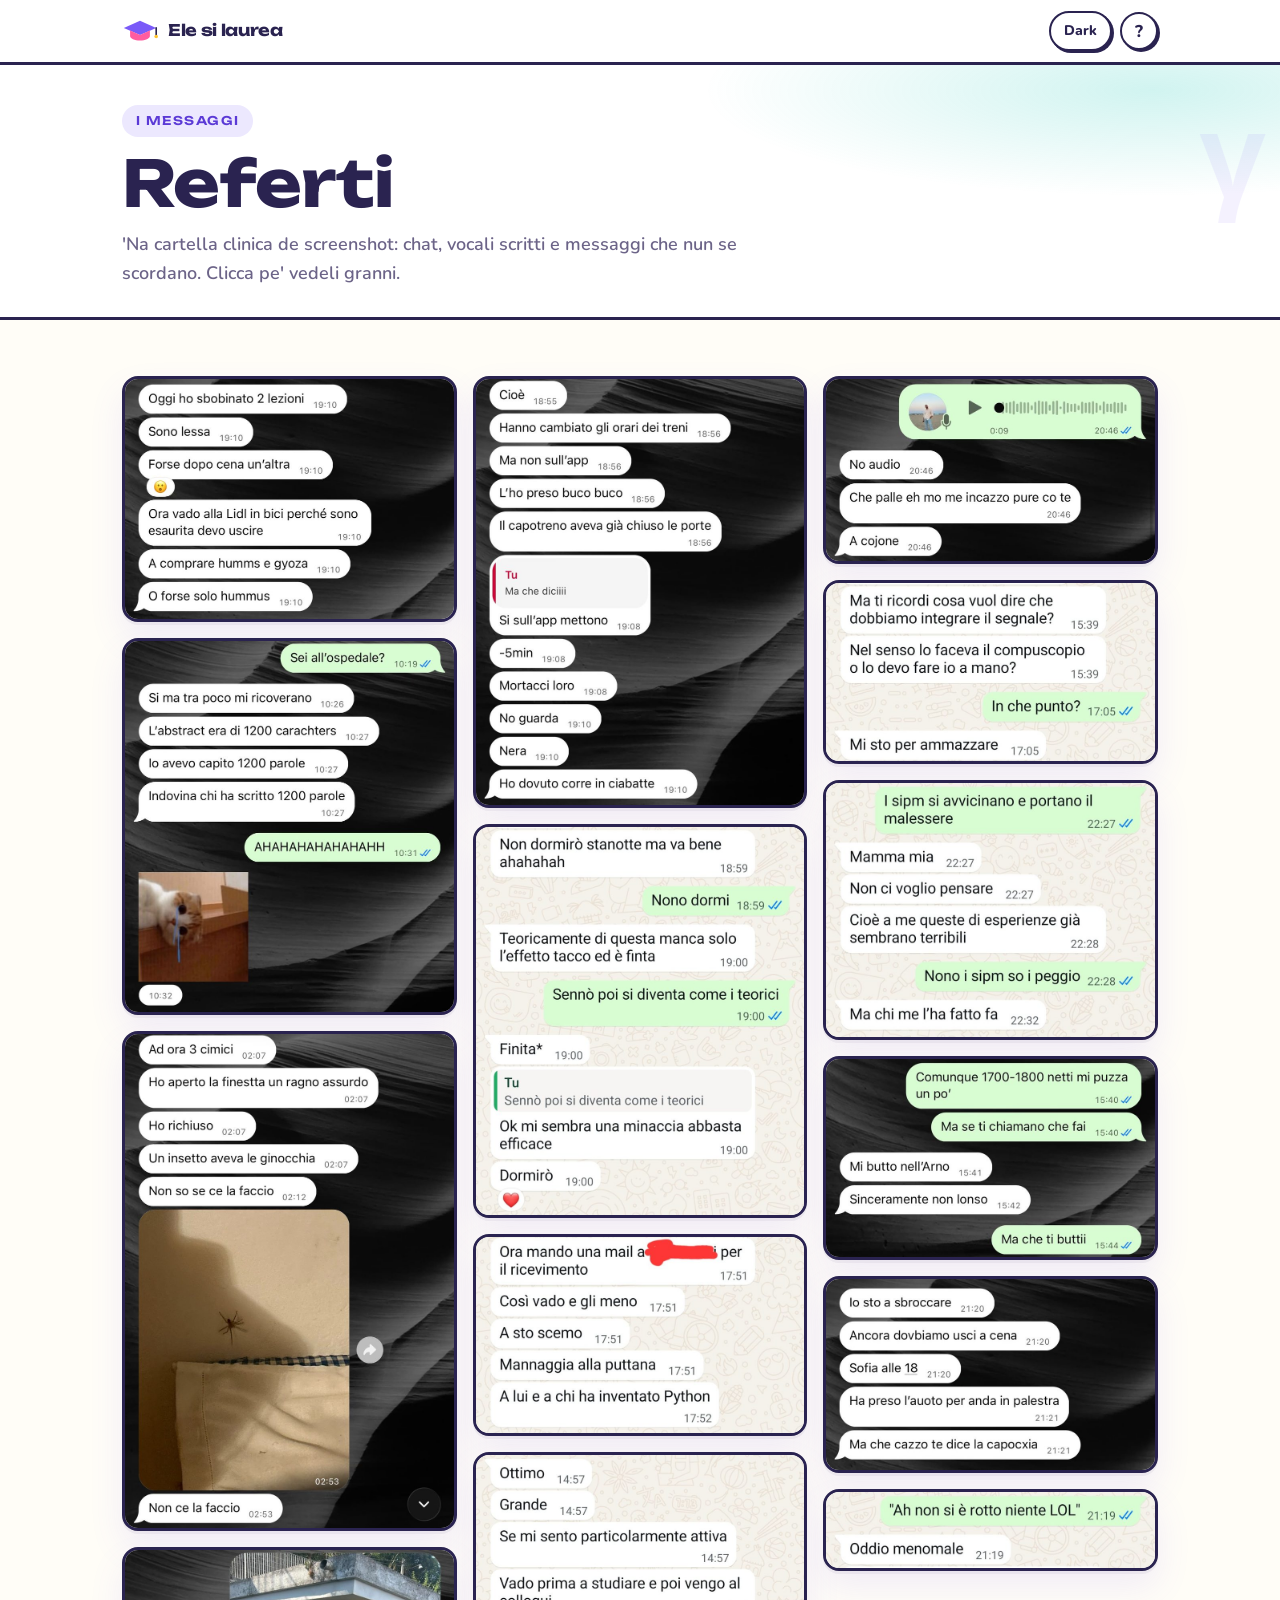
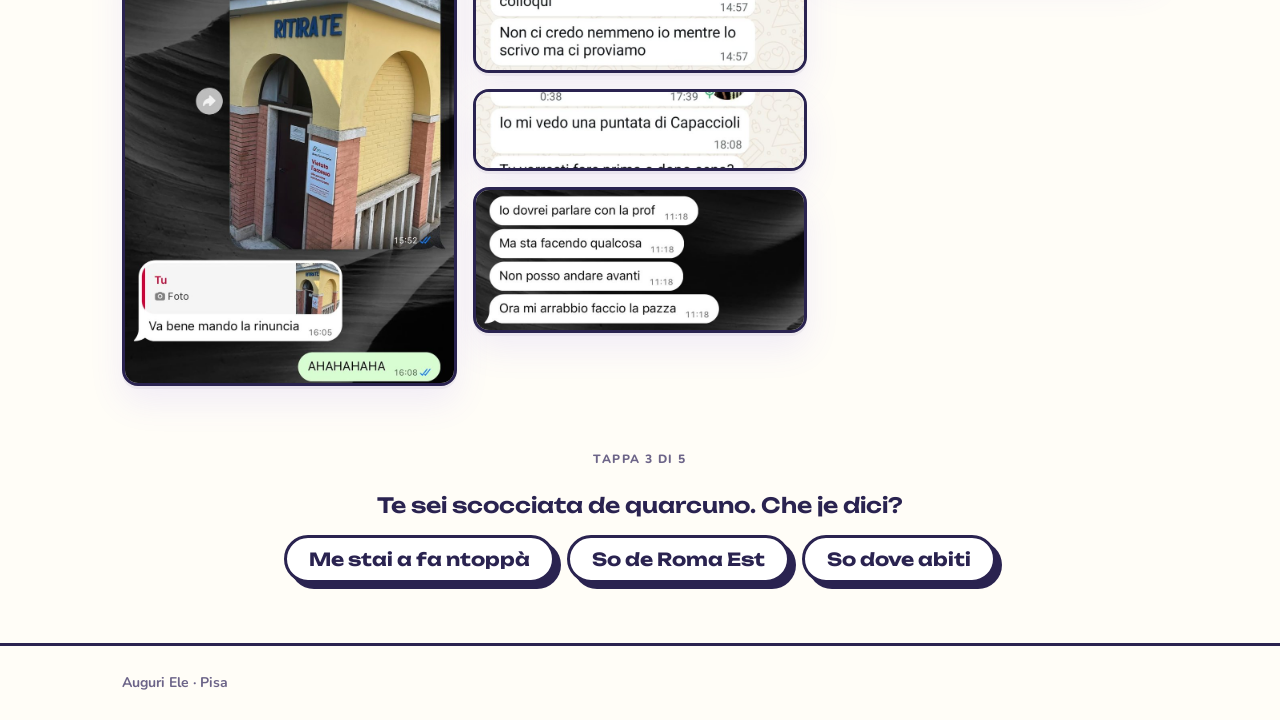
<file: messaggi.html>
<!doctype html>
<html lang="it">
<head>
<meta charset="utf-8">
<meta name="viewport" content="width=device-width, initial-scale=1, viewport-fit=cover">
<title>I messaggi</title>
<link rel="preconnect" href="https://fonts.googleapis.com">
<link rel="preconnect" href="https://fonts.gstatic.com" crossorigin>
<link rel="stylesheet" href="https://fonts.googleapis.com/css2?family=Unbounded:wght@400;600;700&family=Nunito:wght@400;600;700;800&display=swap">
<link rel="stylesheet" href="assets/style.css?v=10">
</head>
<body>

<header class="topbar"><div class="topbar-in">
  <a class="logo" href="index.html"><svg class="cap" viewBox="0 0 40 30" aria-hidden="true"><polygon points="20,3 38,11 20,19 2,11" fill="#7A5AF8"/><path d="M9 14v6c0 2.8 5 5 11 5s11-2.2 11-5v-6l-11 4.8L9 14Z" fill="#FF5CA0"/><path d="M38 11v8" stroke="#2A2350" stroke-width="1.8" fill="none" stroke-linecap="round"/><circle cx="38" cy="20.5" r="2" fill="#FFC42E"/></svg><b>Ele si laurea</b></a>
</div></header>

<header class="page-hero"><div class="wrap page-hero-in">
  <span class="eyebrow">I messaggi</span>
  <h1>Referti</h1>
  <p>'Na cartella clinica de screenshot: chat, vocali scritti e messaggi che nun se scordano. Clicca pe' vedeli granni.</p>
</div></header>

<main>
<section><div class="wrap">
  <div class="shots">
    <div class="shot"><img src="assets/muro/msg-12.jpg" alt="Messaggio" loading="lazy"></div>
    <div class="shot"><img src="assets/muro/msg-14.jpg" alt="Messaggio" loading="lazy"></div>
    <div class="shot"><img src="assets/muro/msg-08.jpg" alt="Messaggio" loading="lazy"></div>
    <div class="shot"><img src="assets/muro/msg-10.jpg" alt="Messaggio" loading="lazy"></div>
    <div class="shot"><img src="assets/muro/msg-15.jpg" alt="Messaggio" loading="lazy"></div>
    <div class="shot"><img src="assets/muro/msg-01.jpg" alt="Messaggio" loading="lazy"></div>
    <div class="shot"><img src="assets/muro/msg-07.jpg" alt="Messaggio" loading="lazy"></div>
    <div class="shot"><img src="assets/muro/msg-05.jpg" alt="Messaggio" loading="lazy"></div>
    <div class="shot"><img src="assets/muro/msg-06.jpg" alt="Messaggio" loading="lazy"></div>
    <div class="shot"><img src="assets/muro/msg-16.jpg" alt="Messaggio" loading="lazy"></div>
    <div class="shot"><img src="assets/muro/msg-13.jpg" alt="Messaggio" loading="lazy"></div>
    <div class="shot"><img src="assets/muro/msg-04.jpg" alt="Messaggio" loading="lazy"></div>
    <div class="shot"><img src="assets/muro/msg-02.jpg" alt="Messaggio" loading="lazy"></div>
    <div class="shot"><img src="assets/muro/msg-11.jpg" alt="Messaggio" loading="lazy"></div>
    <div class="shot"><img src="assets/muro/msg-09.jpg" alt="Messaggio" loading="lazy"></div>
    <div class="shot"><img src="assets/muro/msg-03.jpg" alt="Messaggio" loading="lazy"></div>
  </div>
</div></section>

<section style="padding-top:8px"><div class="wrap">
  <div class="step-hint">Tappa 3 di 5</div>
  <div class="next-wrap"><div class="adv" data-adv="quiz" data-href="foto.html" data-next-class="orange" data-label="Avanti →"
    data-q="Te sei scocciata de quarcuno. Che je dici?"
    data-opts="Me stai a fa ntoppà|So de Roma Est|So dove abiti"
    data-right="0"
    data-ok="Esatto. Quando te girano è quella lì."
    data-no="Quella la dici pure… ma nun quando te girano. Riprova."><a class="next orange adv-fallback" href="foto.html">Avanti →</a></div></div>
</div></section>
</main>

<div class="lightbox" id="lightbox" role="dialog" aria-label="Screenshot ingrandito">
  <button class="close" type="button" aria-label="Chiudi">×</button>
  <img alt="">
</div>

<footer><div class="wrap foot-in">
  <div>Auguri Ele · <span data-site="citta">Pisa</span></div>
</div></footer>

<script src="assets/app.js?v=10"></script>
</body>
</html>
</file>
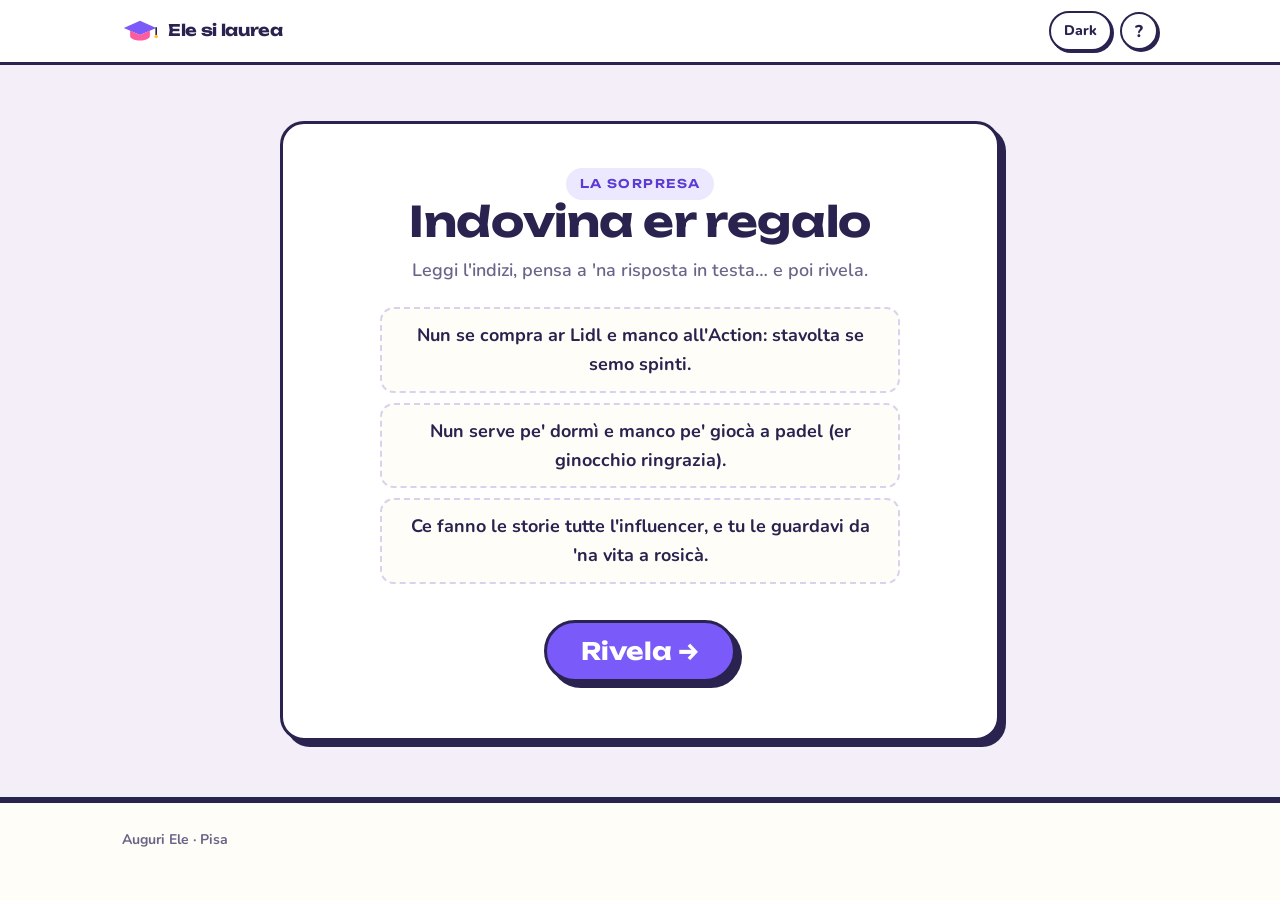
<file: regalo.html>
<!doctype html>
<html lang="it">
<head>
<meta charset="utf-8">
<meta name="viewport" content="width=device-width, initial-scale=1, viewport-fit=cover">
<title>Il regalo</title>
<link rel="preconnect" href="https://fonts.googleapis.com">
<link rel="preconnect" href="https://fonts.gstatic.com" crossorigin>
<link rel="stylesheet" href="https://fonts.googleapis.com/css2?family=Unbounded:wght@400;600;700&family=Nunito:wght@400;600;700;800&display=swap">
<link rel="stylesheet" href="assets/style.css?v=10">
</head>
<body>

<header class="topbar"><div class="topbar-in">
  <a class="logo" href="index.html"><svg class="cap" viewBox="0 0 40 30" aria-hidden="true"><polygon points="20,3 38,11 20,19 2,11" fill="#7A5AF8"/><path d="M9 14v6c0 2.8 5 5 11 5s11-2.2 11-5v-6l-11 4.8L9 14Z" fill="#FF5CA0"/><path d="M38 11v8" stroke="#2A2350" stroke-width="1.8" fill="none" stroke-linecap="round"/><circle cx="38" cy="20.5" r="2" fill="#FFC42E"/></svg><b>Ele si laurea</b></a>
</div></header>

<main>
<section id="regalo" class="tint-violet" style="border-top:0"><div class="wrap">
  <div class="gift">
    <span class="eyebrow">La sorpresa</span>
    <h2>Indovina er regalo</h2>
    <p class="lead" style="margin:14px auto 0;max-width:46ch">Leggi l'indizi, pensa a 'na risposta in testa… e poi rivela.</p>
    <div class="clues">
      <div class="clue">Nun se compra ar Lidl e manco all'Action: stavolta se semo spinti.</div>
      <div class="clue">Nun serve pe' dormì e manco pe' giocà a padel (er ginocchio ringrazia).</div>
      <div class="clue">Ce fanno le storie tutte l'influencer, e tu le guardavi da 'na vita a rosicà.</div>
    </div>
    <div class="next-wrap" style="margin-top:26px"><button class="next" id="revealBtn" type="button">Rivela →</button></div>
    <div class="reveal" id="giftReveal">
      <div class="big">Da oggi <span class="name">addio capelli demmerda</span> (e manco te sei dovuta svenà)</div>
      <p style="margin-top:12px"><b>Scartalo.</b></p>
      <div class="next-wrap" style="margin-top:22px"><a class="next pink" href="auguri.html">Vai al biglietto →</a></div>
    </div>
  </div>
</div></section>
</main>

<footer><div class="wrap foot-in">
  <div>Auguri Ele · <span data-site="citta">Pisa</span></div>
</div></footer>

<script src="assets/app.js?v=10"></script>
</body>
</html>
</file>
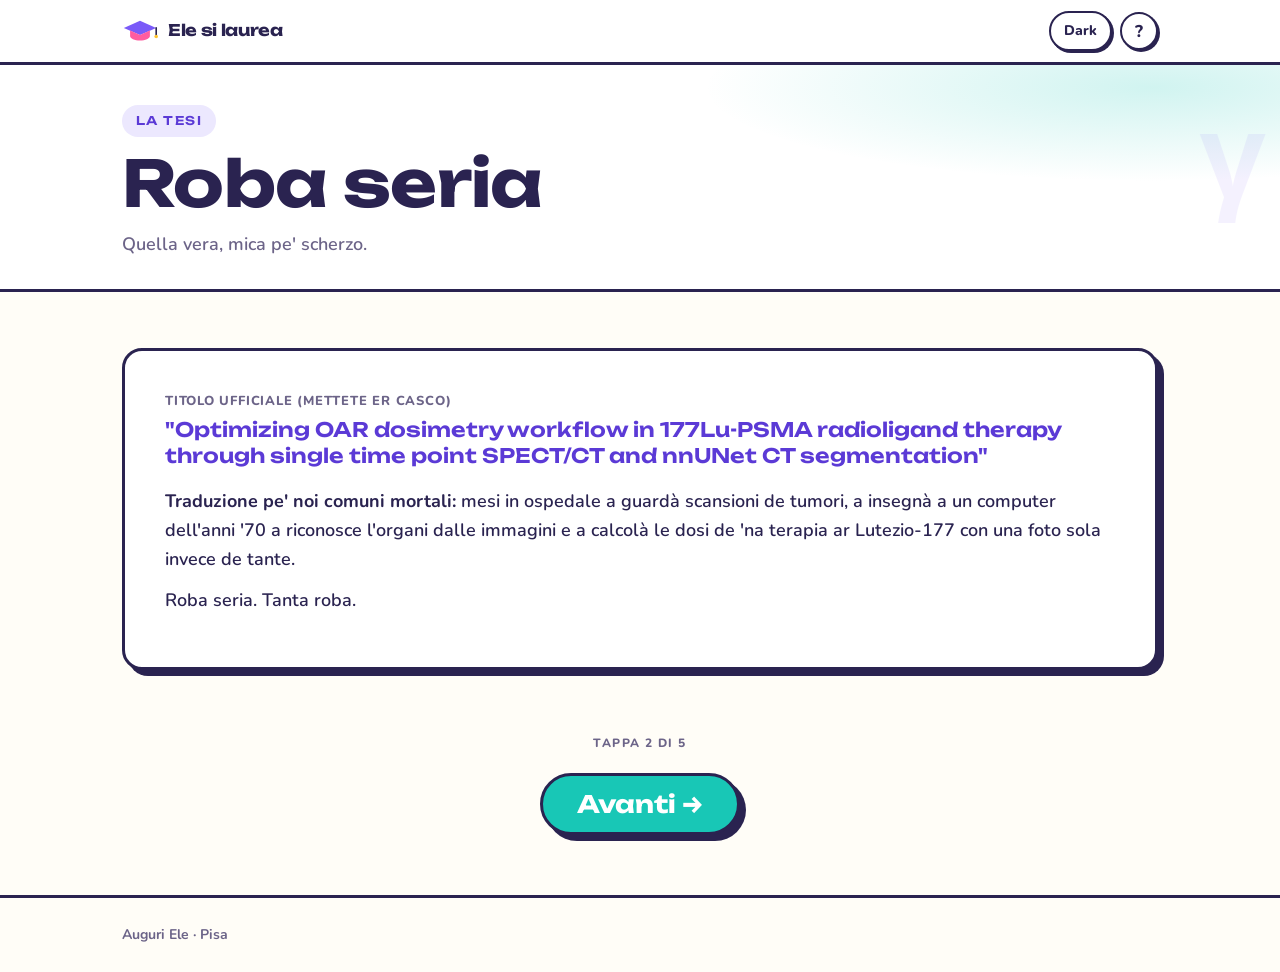
<file: tesi.html>
<!doctype html>
<html lang="it">
<head>
<meta charset="utf-8">
<meta name="viewport" content="width=device-width, initial-scale=1, viewport-fit=cover">
<title>La tesi</title>
<link rel="preconnect" href="https://fonts.googleapis.com">
<link rel="preconnect" href="https://fonts.gstatic.com" crossorigin>
<link rel="stylesheet" href="https://fonts.googleapis.com/css2?family=Unbounded:wght@400;600;700&family=Nunito:wght@400;600;700;800&display=swap">
<link rel="stylesheet" href="assets/style.css?v=10">
</head>
<body>

<header class="topbar"><div class="topbar-in">
  <a class="logo" href="index.html"><svg class="cap" viewBox="0 0 40 30" aria-hidden="true"><polygon points="20,3 38,11 20,19 2,11" fill="#7A5AF8"/><path d="M9 14v6c0 2.8 5 5 11 5s11-2.2 11-5v-6l-11 4.8L9 14Z" fill="#FF5CA0"/><path d="M38 11v8" stroke="#2A2350" stroke-width="1.8" fill="none" stroke-linecap="round"/><circle cx="38" cy="20.5" r="2" fill="#FFC42E"/></svg><b>Ele si laurea</b></a>
</div></header>

<header class="page-hero"><div class="wrap page-hero-in">
  <span class="eyebrow">La tesi</span>
  <h1>Roba seria</h1>
  <p>Quella vera, mica pe' scherzo.</p>
</div></header>

<main>
<section><div class="wrap">
  <div class="tesi">
    <div class="sub" style="font-weight:800;color:var(--muted);text-transform:uppercase;letter-spacing:.06em;font-size:13px">Titolo ufficiale (mettete er casco)</div>
    <div class="title-real">"Optimizing OAR dosimetry workflow in 177Lu-PSMA radioligand therapy through single time point SPECT/CT and nnUNet CT segmentation"</div>
    <p><strong>Traduzione pe' noi comuni mortali:</strong> mesi in ospedale a guardà scansioni de tumori,
      a insegnà a un computer dell'anni '70 a riconosce l'organi dalle immagini e a calcolà
      le dosi de 'na terapia ar Lutezio-177 con una foto sola invece de tante.</p>
    <p>Roba seria. Tanta roba.</p>
  </div>
</div></section>
<section style="padding-top:8px"><div class="wrap">
  <div class="step-hint">Tappa 2 di 5</div>
  <div class="next-wrap"><div class="adv" data-adv="twice" data-href="messaggi.html" data-next-class="teal" data-label="Avanti →"><a class="next teal adv-fallback" href="messaggi.html">Avanti →</a></div></div>
</div></section>
</main>

<footer><div class="wrap foot-in">
  <div>Auguri Ele · <span data-site="citta">Pisa</span></div>
</div></footer>

<script src="assets/app.js?v=10"></script>
</body>
</html>
</file>
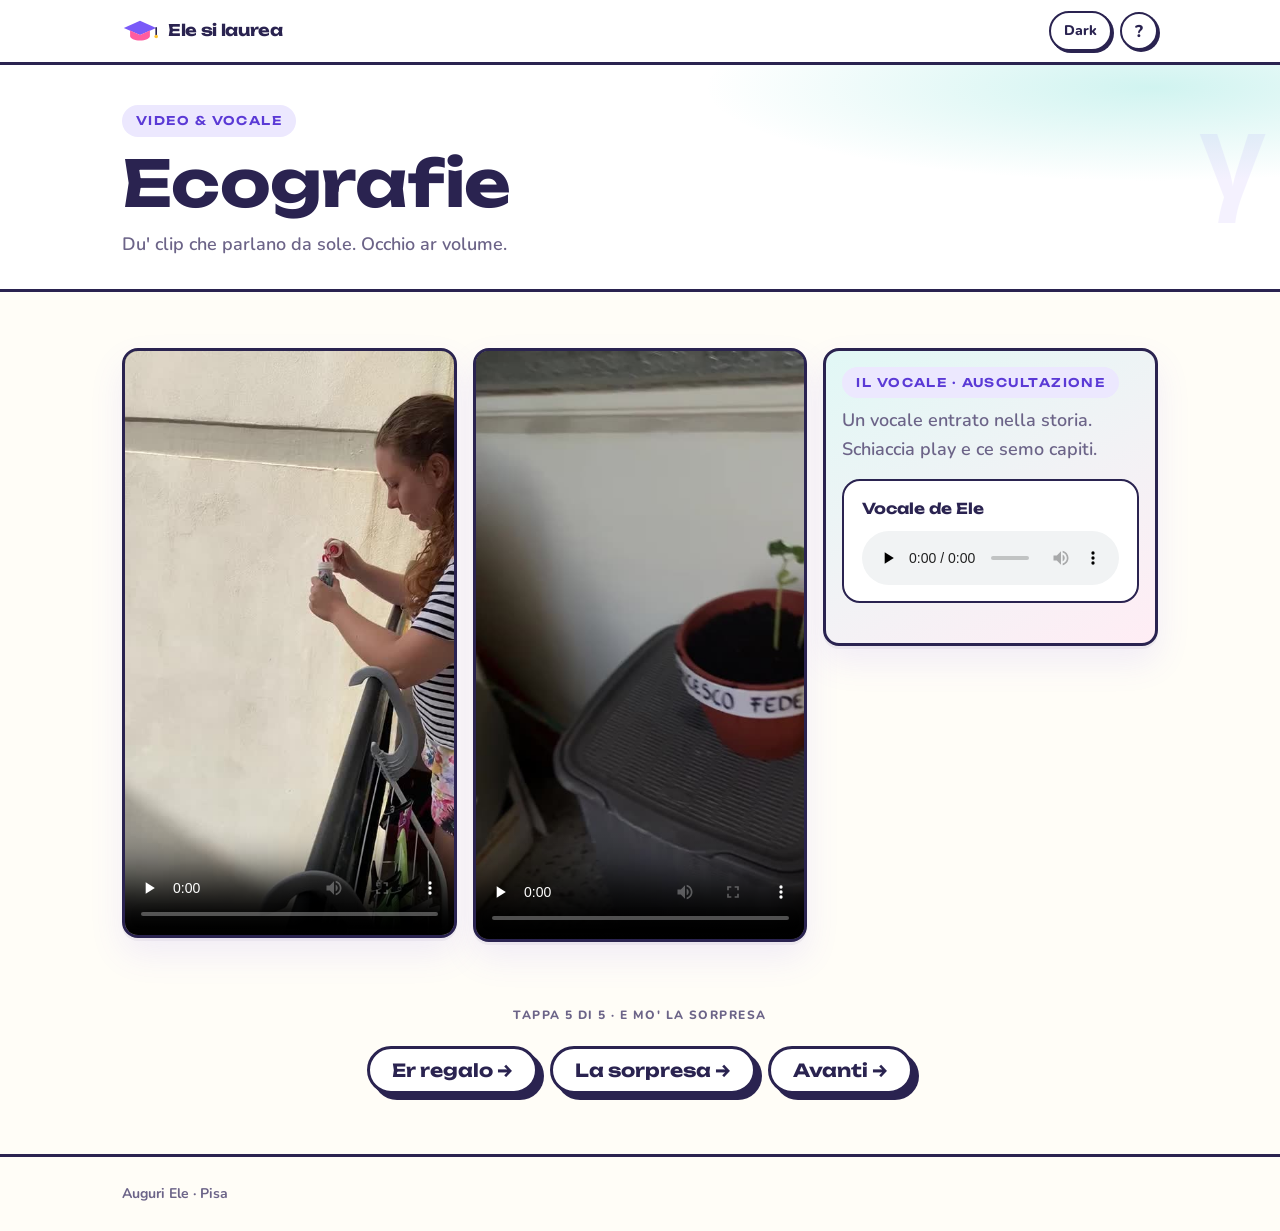
<file: video.html>
<!doctype html>
<html lang="it">
<head>
<meta charset="utf-8">
<meta name="viewport" content="width=device-width, initial-scale=1, viewport-fit=cover">
<title>I video</title>
<link rel="preconnect" href="https://fonts.googleapis.com">
<link rel="preconnect" href="https://fonts.gstatic.com" crossorigin>
<link rel="stylesheet" href="https://fonts.googleapis.com/css2?family=Unbounded:wght@400;600;700&family=Nunito:wght@400;600;700;800&display=swap">
<link rel="stylesheet" href="assets/style.css?v=10">
</head>
<body>

<header class="topbar"><div class="topbar-in">
  <a class="logo" href="index.html"><svg class="cap" viewBox="0 0 40 30" aria-hidden="true"><polygon points="20,3 38,11 20,19 2,11" fill="#7A5AF8"/><path d="M9 14v6c0 2.8 5 5 11 5s11-2.2 11-5v-6l-11 4.8L9 14Z" fill="#FF5CA0"/><path d="M38 11v8" stroke="#2A2350" stroke-width="1.8" fill="none" stroke-linecap="round"/><circle cx="38" cy="20.5" r="2" fill="#FFC42E"/></svg><b>Ele si laurea</b></a>
</div></header>

<header class="page-hero"><div class="wrap page-hero-in">
  <span class="eyebrow">Video &amp; vocale</span>
  <h1>Ecografie</h1>
  <p>Du' clip che parlano da sole. Occhio ar volume.</p>
</div></header>

<main>
<section><div class="wrap">
  <div class="shots">
    <div class="shot vid"><video src="assets/foto/video-01.mp4" poster="assets/foto/video-01.jpg" controls preload="none" playsinline></video></div>
    <div class="shot vid"><video src="assets/foto/video-02.mp4" poster="assets/foto/video-02.jpg" controls preload="none" playsinline></video></div>
    <div class="shot vid audio-card">
      <span class="eyebrow">Il vocale · Auscultazione</span>
      <p class="lead" style="margin:8px 0 16px">Un vocale entrato nella storia. Schiaccia play e ce semo capiti.</p>
      <div class="audiobox">
        <div class="lab">Vocale de Ele</div>
        <audio controls preload="none" src="assets/foto/audio-01.mp3"></audio>
      </div>
    </div>
  </div>
</div></section>

<section style="padding-top:8px"><div class="wrap">
  <div class="step-hint">Tappa 5 di 5 · e mo' la sorpresa</div>
  <div class="next-wrap"><div class="adv" data-adv="pick" data-href="regalo.html" data-next-class="orange"
    data-picks="Er regalo →|La sorpresa →|Avanti →"
    data-right="1"
    data-no="Naa, nun è 'sto bottone. Prova n'artro."><a class="next orange adv-fallback" href="regalo.html">Avanti →</a></div></div>
</div></section>
</main>

<footer><div class="wrap foot-in">
  <div>Auguri Ele · <span data-site="citta">Pisa</span></div>
</div></footer>

<script src="assets/app.js?v=10"></script>
</body>
</html>
</file>
<file: assets/style.css>
/* =====================================================================
   AUGURI ELE — stile festa di laurea, colorato e giocoso (tema chiaro)
   ===================================================================== */
:root{
  --bg:#FFFDF7;
  --surface:#FFFFFF;
  --ink:#2A2350;
  --muted:#6C6488;
  --line:#ECE6F6;
  --line-strong:#DAD1EE;
  --violet:#7A5AF8;
  --violet-deep:#5B3AD6;
  --pink:#FF5CA0;
  --pink-deep:#E23C82;
  --yellow:#FFC42E;
  --yellow-deep:#C98A00;
  --teal:#18C7B6;
  --teal-deep:#0E9A8C;
  --orange:#FF7A45;
  --orange-deep:#E85C24;
  --shadow:0 3px 0 rgba(42,35,80,.05),0 16px 34px rgba(122,90,248,.10);
  --shadow-hard:6px 6px 0 var(--ink);
  /* accenti usati come TESTO (i *-deep restano pe' li sfondi) */
  --violet-text:var(--violet-deep);
  --pink-text:var(--pink-deep);
  --teal-text:var(--teal-deep);
  --orange-text:var(--orange-deep);
  --on-light:#2A2350;   /* testo su sfondi sempre chiari (giallo, ecc.) */
  color-scheme:light;
}
:root[data-theme="dark"]{
  --bg:#141126;
  --surface:#221C40;
  --ink:#F2EEFF;
  --muted:#B4AAD6;
  --line:#2E2850;
  --line-strong:#3B3468;
  --shadow:0 3px 0 rgba(0,0,0,.25),0 16px 34px rgba(0,0,0,.5);
  /* schiariti, sinnò è viola su viola e nun se legge 'na mazza */
  --violet-text:#BEACFF;
  --pink-text:#FF93C1;
  --teal-text:#57E6D5;
  --orange-text:#FFA57C;
  color-scheme:dark;
}
html{transition:background .45s ease}
body{transition:background .45s ease,color .45s ease}
*{box-sizing:border-box}
html,body{margin:0}
html{scroll-behavior:smooth}
body{
  background:var(--bg);color:var(--ink);
  font-family:"Nunito",system-ui,-apple-system,Segoe UI,Roboto,sans-serif;
  font-size:18px;line-height:1.6;-webkit-font-smoothing:antialiased;overflow-x:hidden;
}
img{max-width:100%;display:block}
[hidden]{display:none!important}
a{color:var(--violet-text)}
h1,h2,h3{font-family:"Unbounded","Nunito",sans-serif;font-weight:700;line-height:1.02;
  text-wrap:balance;margin:0;letter-spacing:-.01em}
.title-ico{display:inline-flex;align-items:center;gap:.3em}
.ico{display:block;width:auto;flex:none}
.title-ico.ico-h1 .ico,.title-ico.ico-h2 .ico{height:.72em}
.title-ico.ico-h3 .ico{height:.8em}
.wrap{max-width:1080px;margin:0 auto;padding-inline:22px}
.eyebrow{display:inline-block;font-family:"Unbounded",sans-serif;font-weight:600;font-size:12px;
  letter-spacing:.12em;text-transform:uppercase;color:var(--violet-text);
  background:color-mix(in srgb,var(--violet) 14%,var(--surface));border-radius:100px;padding:6px 14px}

/* ---------------- NAV ---------------- */
.site-nav{position:sticky;top:env(safe-area-inset-top,0px);z-index:40;background:var(--surface);
  border-bottom:3px solid var(--ink)}
.nav-in{display:flex;align-items:center;justify-content:space-between;gap:14px;
  max-width:1080px;margin:0 auto;padding:11px 22px}
.logo{display:flex;align-items:center;gap:10px;text-decoration:none;color:var(--ink)}
.logo .cap{width:36px;height:auto;flex:none;display:block}
.logo b{font-family:"Unbounded",sans-serif;font-weight:700;font-size:16px;letter-spacing:-.02em;white-space:nowrap}
.nav-links{display:flex;align-items:center;gap:4px}
.nav-links a{text-decoration:none;color:var(--muted);font-weight:800;font-size:15px;padding:8px 13px;
  border-radius:100px;white-space:nowrap}
.nav-links a:hover{color:var(--ink);background:var(--bg)}
.nav-links a.active{color:var(--violet-text);background:color-mix(in srgb,var(--violet) 14%,transparent)}
.burger{display:none;background:var(--surface);border:2px solid var(--ink);border-radius:100px;
  font:inherit;font-weight:800;font-size:14px;padding:7px 14px;cursor:pointer}
@media(max-width:860px){
  .nav-links{position:fixed;inset:0 0 0 auto;width:min(80vw,320px);flex-direction:column;align-items:stretch;
    gap:6px;background:var(--surface);border-left:3px solid var(--ink);
    padding:calc(74px + env(safe-area-inset-top,0px)) 18px 22px;transform:translateX(100%);
    transition:transform .28s ease}
  .nav-links.open{transform:translateX(0)}
  .nav-links a{font-size:18px;padding:12px 14px}
  .burger{display:inline-block}
}
.scrim{position:fixed;inset:0;background:rgba(42,35,80,.4);z-index:35;opacity:0;pointer-events:none;transition:opacity .25s}
.scrim.show{opacity:1;pointer-events:auto}

/* ---------------- topbar (niente menu, solo logo + torna) ---------------- */
.topbar{position:sticky;top:env(safe-area-inset-top,0px);z-index:40;background:var(--surface);border-bottom:3px solid var(--ink)}
.topbar-in{display:flex;align-items:center;justify-content:space-between;gap:14px;max-width:1080px;margin:0 auto;padding:11px 22px}
.back{font-weight:800;text-decoration:none;color:var(--violet-text);border:2px solid var(--ink);border-radius:100px;
  padding:7px 15px;background:var(--surface);white-space:nowrap;box-shadow:2px 2px 0 var(--ink)}
.back:hover{background:var(--bg)}
.nav-tools{display:flex;gap:8px;align-items:center}
.navtool{background:var(--surface);border:2px solid var(--ink);border-radius:100px;font:inherit;font-weight:800;
  font-size:14px;padding:7px 13px;cursor:pointer;box-shadow:2px 2px 0 var(--ink);color:var(--ink)}
.navtool:hover{background:var(--bg)}
.navtool.round{width:38px;height:38px;padding:0;display:inline-grid;place-items:center;font-size:17px}
.toast{position:fixed;left:50%;bottom:calc(24px + env(safe-area-inset-bottom,0px));
  transform:translateX(-50%) translateY(16px);z-index:80;max-width:min(90vw,460px);background:var(--ink);color:var(--bg);
  padding:13px 20px;border-radius:14px;font-weight:800;text-align:center;box-shadow:5px 5px 0 rgba(0,0,0,.25);
  opacity:0;transition:opacity .25s,transform .25s;pointer-events:none}
.toast.show{opacity:1;transform:translateX(-50%) translateY(0)}

/* ---------------- HERO ---------------- */
.hero{position:relative;overflow:hidden;border-bottom:3px solid var(--ink);
  background:
    radial-gradient(60% 40% at 15% 10%,color-mix(in srgb,var(--pink) 22%,transparent),transparent 70%),
    radial-gradient(50% 40% at 90% 20%,color-mix(in srgb,var(--teal) 22%,transparent),transparent 70%),
    radial-gradient(60% 50% at 70% 100%,color-mix(in srgb,var(--yellow) 26%,transparent),transparent 70%),
    var(--surface)}
.confetti{position:absolute;inset:0;pointer-events:none}
.confetti i{position:absolute;width:12px;height:12px;border-radius:3px;opacity:.85;transform:rotate(20deg)}
.hero-in{position:relative;text-align:center;padding-block:56px 44px;max-width:900px;margin:0 auto}
.hero h1{font-size:clamp(44px,9.5vw,104px);line-height:.94;margin:18px 0 0}
.hero h1 .row2{display:inline-block}
.hero h1 .name{background:linear-gradient(100deg,var(--violet),var(--pink) 55%,var(--orange));
  -webkit-background-clip:text;background-clip:text;color:transparent}
.hero .sub{max-width:56ch;margin:22px auto 0;color:var(--muted);font-size:clamp(17px,2.4vw,21px);font-weight:600}
.hero .sub b{color:var(--ink)}

/* ---------------- countdown ---------------- */
.countdown{display:flex;gap:12px;justify-content:center;flex-wrap:wrap;margin-top:30px}
.cd-box{background:var(--surface);border:3px solid var(--ink);border-radius:16px;padding:12px 6px;min-width:82px;
  box-shadow:5px 5px 0 var(--ink)}
.cd-box .n{font-family:"Unbounded",sans-serif;font-weight:700;font-size:clamp(26px,6vw,40px);line-height:1;
  font-variant-numeric:tabular-nums}
.cd-box:nth-child(1) .n{color:var(--violet-text)}
.cd-box:nth-child(2) .n{color:var(--pink-text)}
.cd-box:nth-child(3) .n{color:var(--teal-text)}
.cd-box:nth-child(4) .n{color:var(--orange-text)}
.cd-box .l{font-size:11px;letter-spacing:.1em;text-transform:uppercase;color:var(--muted);font-weight:800;margin-top:7px}
.cd-msg{font-family:"Unbounded",sans-serif;font-weight:700;font-size:clamp(22px,4.2vw,32px);color:var(--pink-text);margin-top:24px}

/* ---------------- page hero (inner) ---------------- */
.page-hero{border-bottom:3px solid var(--ink);background:
  radial-gradient(50% 60% at 90% 10%,color-mix(in srgb,var(--teal) 20%,transparent),transparent 70%),var(--surface)}
.page-hero-in{padding-block:40px 30px}
.page-hero h1{font-size:clamp(34px,7vw,64px);margin:14px 0 0}
.page-hero p{color:var(--muted);max-width:60ch;margin:14px 0 0;font-weight:600}

/* ---------------- sections ---------------- */
section{padding-block:56px}
section[id]{scroll-margin-top:78px}
.tint-violet{background:color-mix(in srgb,var(--violet) 9%,var(--bg));border-block:3px solid var(--ink)}
.tint-yellow{background:color-mix(in srgb,var(--yellow) 16%,var(--bg));border-block:3px solid var(--ink)}
.tint-teal{background:color-mix(in srgb,var(--teal) 11%,var(--bg));border-block:3px solid var(--ink)}
.tint-pink{background:color-mix(in srgb,var(--pink) 10%,var(--bg));border-block:3px solid var(--ink)}
h2.head{font-size:clamp(28px,5.6vw,48px)}
.lead{color:var(--muted);max-width:62ch;margin:12px 0 30px;font-weight:600}

/* ---------------- nav cards (home) ---------------- */
.cards{display:grid;grid-template-columns:repeat(3,1fr);gap:18px}
@media(max-width:820px){.cards{grid-template-columns:repeat(2,1fr)}}
@media(max-width:520px){.cards{grid-template-columns:1fr}}
.card{display:flex;flex-direction:column;gap:6px;text-decoration:none;color:var(--ink);background:var(--surface);
  border:3px solid var(--ink);border-radius:20px;padding:22px;box-shadow:var(--shadow-hard);
  transition:transform .14s ease,box-shadow .14s ease}
.card:hover{transform:translate(-2px,-2px);box-shadow:9px 9px 0 var(--ink)}
.card .tag{align-self:flex-start;font-family:"Unbounded",sans-serif;font-weight:700;font-size:12px;
  letter-spacing:.06em;text-transform:uppercase;color:#fff;border-radius:100px;padding:5px 12px;margin-bottom:6px}
.card:nth-child(5n+1) .tag{background:var(--violet)}
.card:nth-child(5n+2) .tag{background:var(--pink)}
.card:nth-child(5n+3) .tag{background:var(--teal)}
.card:nth-child(5n+4) .tag{background:var(--orange)}
.card:nth-child(5n+5) .tag{background:var(--violet-deep)}
.card h3{font-size:22px}
.card p{margin:0;color:var(--muted);font-weight:600;font-size:15.5px}
.card .go{margin-top:8px;color:var(--violet-deep);font-weight:800;font-size:14px}

/* ---------------- quirks (Ele in pillole) ---------------- */
.quirks{display:grid;grid-template-columns:repeat(3,1fr);gap:16px}
@media(max-width:820px){.quirks{grid-template-columns:repeat(2,1fr)}}
@media(max-width:520px){.quirks{grid-template-columns:1fr}}
.quirk{background:var(--surface);border:3px solid var(--ink);border-radius:18px;padding:20px;box-shadow:var(--shadow)}
.quirk .k{font-family:"Unbounded",sans-serif;font-weight:700;font-size:12px;letter-spacing:.06em;text-transform:uppercase;
  display:inline-flex;align-items:center;gap:.35em;color:#fff;border-radius:100px;padding:4px 11px;margin-bottom:12px}
.quirk .k .ico{height:1em}
.quirk:nth-child(6n+1) .k{background:var(--violet)}
.quirk:nth-child(6n+2) .k{background:var(--pink)}
.quirk:nth-child(6n+3) .k{background:var(--teal)}
.quirk:nth-child(6n+4) .k{background:var(--orange)}
.quirk:nth-child(6n+5) .k{background:var(--yellow-deep)}
.quirk:nth-child(6n+6) .k{background:var(--violet-deep)}
.quirk p{margin:0;color:var(--ink);font-weight:600;font-size:16px}

/* ---------------- people + drama ---------------- */
.duo{display:grid;grid-template-columns:1fr 1fr;gap:18px}
@media(max-width:720px){.duo{grid-template-columns:1fr}}
.panel{background:var(--surface);border:3px solid var(--ink);border-radius:20px;padding:24px;box-shadow:var(--shadow-hard)}
.panel h3{font-size:22px;margin-bottom:6px}
.panel .sub{color:var(--muted);font-weight:700;font-size:13px;text-transform:uppercase;letter-spacing:.05em;margin-bottom:14px}
.item{padding:13px 0;border-top:2px dashed var(--line-strong)}
.item:first-of-type{border-top:0}
.item .who{font-family:"Unbounded",sans-serif;font-weight:700;font-size:17px}
.item p{margin:6px 0 0;color:var(--muted);font-weight:600;font-size:15.5px}
.badge{display:inline-block;font-size:11px;font-weight:800;letter-spacing:.04em;text-transform:uppercase;
  padding:3px 10px;border-radius:100px;background:var(--yellow);color:var(--on-light);margin-left:6px;vertical-align:middle}

/* ---------------- tesi ---------------- */
.tesi{background:var(--surface);border:3px solid var(--ink);border-radius:20px;padding:clamp(22px,4vw,40px);
  box-shadow:var(--shadow-hard)}
.tesi .title-real{font-family:"Unbounded",sans-serif;font-weight:600;font-size:clamp(16px,2.4vw,20px);
  color:var(--violet-text);line-height:1.3;margin:6px 0 18px}
.tesi p{margin:0 0 12px;font-weight:600}

/* ---------------- indovina il regalo ---------------- */
.gift{background:var(--surface);border:3px solid var(--ink);border-radius:24px;padding:clamp(24px,4vw,44px);
  box-shadow:var(--shadow-hard);text-align:center;max-width:720px;margin:0 auto;position:relative;overflow:hidden}
.gift h2{font-size:clamp(26px,5vw,42px)}
.clues{display:flex;flex-direction:column;gap:10px;margin:22px auto 4px;max-width:520px}
.clue{background:var(--bg);border:2px dashed var(--line-strong);border-radius:14px;padding:12px 16px;
  font-weight:700;color:var(--ink)}
.guesses{display:flex;gap:10px;flex-wrap:wrap;justify-content:center;margin-top:24px}
.guesses button{font:inherit;font-weight:800;font-size:16px;cursor:pointer;padding:12px 20px;border-radius:14px;
  border:3px solid var(--ink);background:var(--surface);color:var(--ink);box-shadow:3px 3px 0 var(--ink);
  transition:transform .1s ease}
.guesses button:hover{transform:translate(-1px,-1px)}
.guesses button:active{transform:translate(2px,2px);box-shadow:1px 1px 0 var(--ink)}
.guesses button.wrong{opacity:.45;text-decoration:line-through;cursor:default}
.guesses button.right{background:var(--teal);color:#fff;border-color:var(--teal)}
.gift-fb{margin-top:20px;font-weight:800;min-height:1.4em;color:var(--muted)}
.reveal{margin-top:8px;opacity:0;max-height:0;overflow:hidden;transition:opacity .4s ease,max-height .5s ease}
.reveal.show{opacity:1;max-height:420px;margin-top:22px}
.reveal .big{font-family:"Unbounded",sans-serif;font-weight:700;font-size:clamp(28px,6vw,50px);line-height:1}
.reveal .big .name{background:linear-gradient(100deg,var(--violet),var(--pink) 55%,var(--orange));
  -webkit-background-clip:text;background-clip:text;color:transparent}
.reveal p{color:var(--muted);font-weight:600;margin:12px auto 0;max-width:44ch}
.egg-bit{position:fixed;top:-24px;z-index:70;width:10px;height:15px;border-radius:2px;pointer-events:none;
  will-change:transform;animation:eggfall linear forwards}
.egg-glyph{width:auto;height:auto;border-radius:0;line-height:1;background:transparent!important;
  filter:drop-shadow(1px 1px 0 rgba(42,35,80,.25))}
@keyframes eggfall{to{transform:translateY(106vh) rotate(600deg);opacity:.85}}

/* ---- bottoni-gioco pe' andà avanti ---- */
button.next{cursor:pointer;font:inherit;font-family:"Unbounded",sans-serif;font-weight:700;
  font-size:clamp(18px,3vw,24px);line-height:1}
.adv{display:flex;flex-direction:column;align-items:center;gap:12px}
.adv-dodge{position:relative;min-height:110px;justify-content:center;width:100%;overflow:hidden}
.adv-dodge .next{transition:transform .18s cubic-bezier(.2,.8,.3,1.2),box-shadow .12s ease,background .12s ease}
/* scappato dar riquadro: mo' se move pe' tutto lo schermo */
.adv-dodge.loose{overflow:visible}
.adv-dodge.loose .next{position:fixed;left:0;top:0;margin:0;z-index:70}
.adv-q{font-family:"Unbounded",sans-serif;font-weight:600;font-size:clamp(17px,2.6vw,21px);
  color:var(--ink);text-align:center;max-width:32ch}
.adv-opts{display:flex;flex-wrap:wrap;justify-content:center;gap:12px}
.adv .next.opt{font-size:clamp(15px,2.2vw,18px);padding:12px 22px;background:var(--surface);color:var(--ink)}
.adv .next.opt:hover{background:color-mix(in srgb,var(--ink) 10%,var(--surface))}
.adv .next.opt:disabled{opacity:.4;cursor:not-allowed}
.adv-bar{width:min(280px,80%);height:16px;border:3px solid var(--ink);border-radius:100px;
  background:var(--surface);overflow:hidden}
.adv-bar span{display:block;height:100%;width:0;background:var(--teal);transition:width .12s ease}

/* ---------------- masonry (foto + messaggi) ---------------- */
.filters{display:flex;gap:9px;flex-wrap:wrap;margin-bottom:24px}
.filters button{font:inherit;font-weight:800;font-size:14px;cursor:pointer;padding:9px 16px;border-radius:100px;
  border:2px solid var(--ink);background:var(--surface);color:var(--ink)}
.filters button:hover{background:var(--bg)}
.filters button.on{background:var(--violet);color:#fff;border-color:var(--violet)}
.shots{columns:3;column-gap:16px}
@media(max-width:900px){.shots{columns:2}}
@media(max-width:560px){.shots{columns:1}}
.shot{break-inside:avoid;margin-bottom:16px;border-radius:16px;overflow:hidden;border:3px solid var(--ink);
  box-shadow:var(--shadow);cursor:zoom-in;background:var(--surface);transition:transform .14s ease}
.shot:hover{transform:translateY(-2px)}
.shot img{width:100%;display:block}
.shot video{width:100%;display:block;background:#000}
.shot.vid{cursor:default}
.shot.audio-card{padding:16px 16px 18px;cursor:default;
  background:linear-gradient(150deg,color-mix(in srgb,var(--teal) 13%,var(--surface)),color-mix(in srgb,var(--pink) 11%,var(--surface)))}
.shot.audio-card .eyebrow{margin:0}
.shot.audio-card .audiobox{border-width:2px;box-shadow:none;margin-top:0}
.shot .scap{padding:11px 14px;font-family:"Unbounded",sans-serif;font-weight:600;font-size:14.5px;color:var(--ink)}
.grid{display:flex;flex-wrap:wrap;gap:16px;justify-content:center}
.grid .shot{flex:1 1 240px;max-width:330px;margin:0}

/* ---------------- decori fisica medica (solo grafica) ---------------- */
.sci{position:absolute;inset:0;pointer-events:none;overflow:hidden}
.sci span{position:absolute;font-family:"Unbounded",sans-serif;font-weight:700;color:var(--violet);
  opacity:.12;line-height:1}
.page-hero{position:relative;overflow:hidden}
.page-hero::after{content:"γ";position:absolute;right:14px;top:-8px;font-family:"Unbounded",sans-serif;
  font-weight:700;font-size:120px;color:var(--violet);opacity:.08;pointer-events:none}

/* ---------------- audio ---------------- */
.audiobox{background:var(--surface);border:3px solid var(--ink);border-radius:18px;padding:16px 18px;
  box-shadow:var(--shadow);margin-bottom:22px;display:flex;flex-direction:column;gap:10px}
.audiobox .lab{font-family:"Unbounded",sans-serif;font-weight:700;font-size:15px}
.audiobox audio{width:100%}

/* ---------------- lightbox ---------------- */
.lightbox{position:fixed;inset:0;z-index:60;background:rgba(20,15,40,.92);display:none;align-items:center;justify-content:center;padding:24px}
.lightbox.show{display:flex}
.lightbox img{max-width:92vw;max-height:86vh;border-radius:12px;border:3px solid #fff}
.lightbox .close{position:absolute;top:calc(16px + env(safe-area-inset-top,0px));right:20px;background:#fff;color:#111;
  border:0;border-radius:100px;width:46px;height:46px;font-size:24px;cursor:pointer;font-weight:800}

/* ---------------- finale ---------------- */
.finale{text-align:center;background:var(--surface);border:3px solid var(--ink);border-radius:24px;
  padding:clamp(34px,6vw,72px) 22px;box-shadow:var(--shadow-hard);position:relative;overflow:hidden}
.finale .big{font-size:clamp(38px,9vw,88px);line-height:.95}
.finale .big .name{background:linear-gradient(100deg,var(--violet),var(--pink) 55%,var(--orange));
  -webkit-background-clip:text;background-clip:text;color:transparent}
.finale p{color:var(--muted);max-width:52ch;margin:18px auto 0;font-weight:600}
.finale .sig{margin-top:24px;font-weight:800;color:var(--muted);font-size:14px}

/* ---------------- tasto avanti (percorso) ---------------- */
.next-wrap{display:flex;justify-content:center;padding-block:10px 4px}
.next{display:inline-flex;align-items:center;gap:10px;text-decoration:none;font-family:"Unbounded",sans-serif;
  font-weight:700;font-size:clamp(18px,3vw,24px);color:#fff;background:var(--violet);
  border:3px solid var(--ink);border-radius:100px;padding:16px 34px;box-shadow:6px 6px 0 var(--ink);
  transition:transform .12s ease,box-shadow .12s ease}
.next:hover{transform:translate(-2px,-2px);box-shadow:9px 9px 0 var(--ink);background:var(--violet-deep)}
.next:active{transform:translate(3px,3px);box-shadow:2px 2px 0 var(--ink)}
.next.pink{background:var(--pink)}.next.pink:hover{background:var(--pink-deep)}
.next.teal{background:var(--teal)}.next.teal:hover{background:var(--teal-deep)}
.next.orange{background:var(--orange)}.next.orange:hover{background:var(--orange-deep)}
.step-hint{text-align:center;font-weight:800;font-size:12px;letter-spacing:.12em;text-transform:uppercase;
  color:var(--muted);margin-bottom:10px}
.msg-todo{margin:8px auto 0;max-width:44ch;min-height:96px;display:flex;align-items:center;justify-content:center;
  border:3px dashed var(--ink);border-radius:16px;padding:22px;color:var(--muted);font-style:italic;opacity:.75}
.end-line{display:none;margin:20px auto 0;max-width:30ch;text-align:center;font-family:"Unbounded",sans-serif;
  font-weight:700;font-size:clamp(19px,3.6vw,27px);line-height:1.2;color:var(--ink)}
.end-line.show{display:block;animation:eggpop .35s ease}
@keyframes eggpop{from{transform:scale(.8);opacity:0}to{transform:scale(1);opacity:1}}

/* ---------------- footer ---------------- */
footer{border-top:3px solid var(--ink);padding-block:26px;color:var(--muted);font-weight:700;font-size:14px}
.foot-in{display:flex;gap:14px;justify-content:space-between;flex-wrap:wrap;align-items:center}
.foot-in a{color:var(--muted);text-decoration:none}
.foot-in a:hover{color:var(--ink)}

:focus-visible{outline:3px solid var(--violet);outline-offset:2px;border-radius:6px}
@media(prefers-reduced-motion:reduce){*{animation:none!important;transition:none!important;scroll-behavior:auto!important}}
</file>
